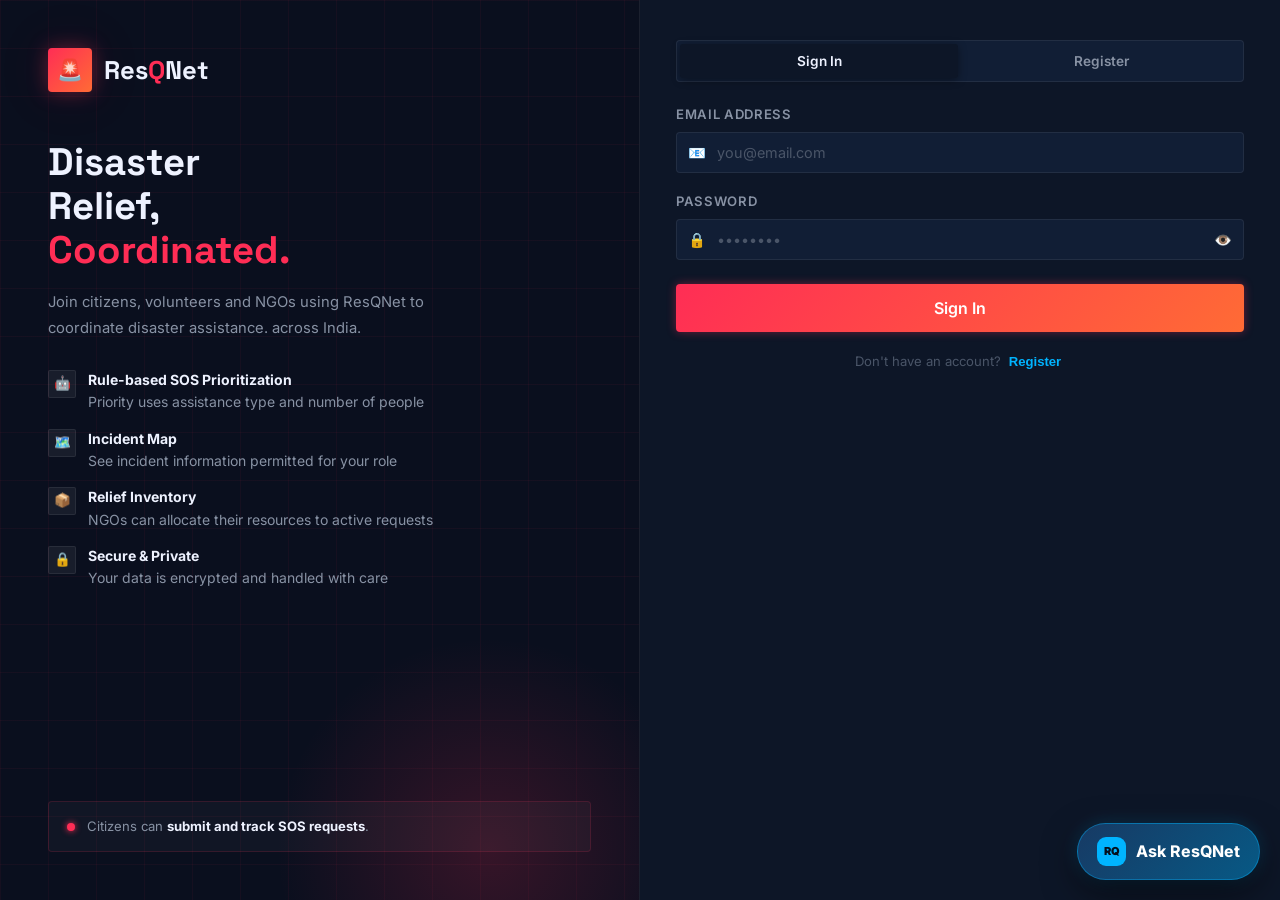
<file: frontend/auth.html>
<!DOCTYPE html>
<html lang="en">

<head>
  <meta charset="UTF-8">
  <meta name="viewport" content="width=device-width, initial-scale=1.0">
  <title>ResQNet — Sign In or Register</title>
  <meta name="description" content="Sign in or create your ResQNet account as a reporter, volunteer, NGO, or admin.">
  <link rel="stylesheet" href="css/styles.css">
  <style>
    /* Auth page full-screen */
    html,
    body {
      height: 100%;
      overflow: hidden;
    }

    .auth-page {
      display: grid;
      grid-template-columns: 1fr 1fr;
      height: 100vh;
    }

    /* ── Left Brand Panel ── */
    .auth-brand-panel {
      background: var(--bg-secondary);
      border-right: 1px solid var(--border-subtle);
      display: flex;
      flex-direction: column;
      padding: 48px;
      position: relative;
      overflow: hidden;
    }

    /* Animated grid bg */
    .auth-brand-panel::before {
      content: '';
      position: absolute;
      inset: 0;
      background-image:
        linear-gradient(rgba(255, 45, 85, 0.05) 1px, transparent 1px),
        linear-gradient(90deg, rgba(255, 45, 85, 0.05) 1px, transparent 1px);
      background-size: 48px 48px;
    }

    /* Neon orb */
    .auth-brand-panel::after {
      content: '';
      position: absolute;
      width: 500px;
      height: 500px;
      border-radius: 50%;
      background: radial-gradient(circle, rgba(255, 45, 85, 0.18) 0%, transparent 60%);
      bottom: -200px;
      right: -100px;
      pointer-events: none;
    }

    .auth-brand-content {
      position: relative;
      z-index: 1;
      display: flex;
      flex-direction: column;
      height: 100%;
    }

    .auth-logo-wrap {
      display: flex;
      align-items: center;
      gap: 12px;
      margin-bottom: 48px;
    }

    .auth-logo-icon {
      width: 44px;
      height: 44px;
      background: var(--grad-primary);
      border-radius: var(--radius-sm);
      display: flex;
      align-items: center;
      justify-content: center;
      font-size: 1.3rem;
      box-shadow: var(--glow-red);
    }

    .auth-logo-name {
      font-family: 'Space Grotesk', sans-serif;
      font-size: 1.6rem;
      font-weight: 800;
      color: var(--text-primary);
    }

    .auth-logo-name span {
      color: var(--accent-red);
    }

    .auth-hero-title {
      font-family: 'Space Grotesk', sans-serif;
      font-size: clamp(2rem, 3vw, 3rem);
      font-weight: 800;
      line-height: 1.15;
      margin-bottom: 18px;
    }

    .auth-hero-title .hl {
      color: var(--accent-red);
    }

    .auth-bullets {
      display: flex;
      flex-direction: column;
      gap: 14px;
      margin-bottom: 40px;
    }

    .auth-bullet {
      display: flex;
      align-items: flex-start;
      gap: 12px;
      font-size: 0.875rem;
      color: var(--text-secondary);
    }

    .auth-bullet-icon {
      width: 28px;
      height: 28px;
      background: var(--bg-glass-strong);
      border: 1px solid var(--border-subtle);
      border-radius: var(--radius-xs);
      display: flex;
      align-items: center;
      justify-content: center;
      font-size: 0.85rem;
      flex-shrink: 0;
      margin-top: 1px;
    }

    /* Rotating live stat */
    .auth-stat-ticker {
      margin-top: auto;
      background: var(--bg-glass);
      border: 1px solid rgba(255, 45, 85, 0.15);
      border-radius: var(--radius-sm);
      padding: 14px 18px;
      display: flex;
      align-items: center;
      gap: 12px;
    }

    .ticker-dot {
      width: 8px;
      height: 8px;
      border-radius: 50%;
      background: var(--accent-red);
      box-shadow: 0 0 6px var(--accent-red);
      animation: pulseRed 1.5s ease-in-out infinite;
      flex-shrink: 0;
    }

    .ticker-text {
      font-size: 0.82rem;
      color: var(--text-secondary);
    }

    .ticker-text strong {
      color: var(--text-primary);
    }

    /* ── Right Form Panel ── */
    .auth-form-panel {
      background: var(--bg-card);
      overflow-y: auto;
      max-height: 100vh;
      display: flex;
      flex-direction: column;
      padding: 40px 36px;
    }

    /* Role selector */
    .role-grid {
      display: grid;
      grid-template-columns: repeat(2, 1fr);
      gap: 10px;
      margin-bottom: 20px;
    }

    .role-card {
      padding: 14px 12px;
      border: 2px solid var(--border-subtle);
      border-radius: var(--radius-sm);
      cursor: pointer;
      transition: var(--transition);
      text-align: center;
      background: var(--bg-card-2);
      position: relative;
    }

    .role-card:hover {
      border-color: rgba(255, 45, 85, 0.3);
      background: rgba(255, 45, 85, 0.04);
    }

    .role-card.selected {
      border-color: var(--accent-red);
      background: rgba(255, 45, 85, 0.08);
    }

    .role-card.selected::after {
      content: '✓';
      position: absolute;
      top: 6px;
      right: 8px;
      font-size: 0.65rem;
      color: var(--accent-red);
      font-weight: 700;
    }

    .role-card-icon {
      font-size: 1.6rem;
      margin-bottom: 6px;
    }

    .role-card-label {
      font-size: 0.78rem;
      font-weight: 700;
      color: var(--text-primary);
    }

    .role-card-desc {
      font-size: 0.67rem;
      color: var(--text-muted);
      margin-top: 2px;
    }

    /* Auth tabs */
    .auth-tabs {
      display: flex;
      gap: 4px;
      background: var(--bg-card-2);
      border: 1px solid var(--border-subtle);
      border-radius: var(--radius-sm);
      padding: 3px;
      margin-bottom: 22px;
    }

    .auth-tab-btn {
      flex: 1;
      padding: 9px;
      border: none;
      border-radius: 3px;
      background: transparent;
      color: var(--text-secondary);
      font-size: 0.85rem;
      font-weight: 600;
      cursor: pointer;
      transition: var(--transition-sm);
      font-family: 'Inter', sans-serif;
    }

    .auth-tab-btn.active {
      background: var(--bg-card);
      color: var(--text-primary);
      box-shadow: var(--shadow-sm);
    }

    /* Conditional extras */
    #volunteer-extras,
    #ngo-extras,
    #admin-extras {
      display: none;
    }

    #volunteer-extras.show,
    #ngo-extras.show,
    #admin-extras.show {
      display: block;
    }

    /* Skill chips in register */
    #skills-grid.skills-grid {
      margin-bottom: 4px;
    }

    @media (max-width: 900px) {

      html,
      body {
        overflow: auto;
      }

      .auth-page {
        grid-template-columns: 1fr;
      }

      .auth-brand-panel {
        min-height: 280px;
        padding: 28px 24px;
      }

      .auth-brand-panel::before,
      .auth-brand-panel::after {
        display: none;
      }

      .auth-bullets {
        display: none;
      }

      .auth-stat-ticker {
        display: none;
      }

      .auth-form-panel {
        padding: 28px 24px;
      }
    }
  </style>
</head>

<body>

  <div class="auth-page">

    <!-- ── LEFT: Brand Panel ── -->
    <div class="auth-brand-panel">
      <div class="auth-brand-content">
        <a href="index.html" class="auth-logo-wrap" style="text-decoration:none">
          <div class="auth-logo-icon">🚨</div>
          <span class="auth-logo-name">Res<span>Q</span>Net</span>
        </a>

        <h1 class="auth-hero-title">
          Disaster<br>Relief,<br><span class="hl">Coordinated.</span>
        </h1>

        <p style="color:var(--text-secondary);font-size:0.925rem;line-height:1.7;max-width:380px;margin-bottom:28px">
          Join citizens, volunteers and NGOs using ResQNet to coordinate disaster assistance.
          across India.
        </p>

        <div class="auth-bullets">
          <div class="auth-bullet">
            <div class="auth-bullet-icon">🤖</div>
            <div><strong style="color:var(--text-primary)">Rule-based SOS Prioritization</strong><br>Priority uses
              assistance type and number of people</div>
          </div>
          <div class="auth-bullet">
            <div class="auth-bullet-icon">🗺️</div>
            <div><strong style="color:var(--text-primary)">Incident Map</strong><br>See incident information permitted for your role</div>
          </div>
          <div class="auth-bullet">
            <div class="auth-bullet-icon">📦</div>
            <div><strong style="color:var(--text-primary)">Relief Inventory</strong><br>NGOs can allocate their resources to active requests</div>
          </div>
          <div class="auth-bullet">
            <div class="auth-bullet-icon">🔒</div>
            <div><strong style="color:var(--text-primary)">Secure &amp; Private</strong><br>Your data is encrypted and
              handled with care</div>
          </div>
        </div>

        <!-- Live stat ticker -->
        <div class="auth-stat-ticker">
          <div class="ticker-dot"></div>
          <div class="ticker-text" id="auth-ticker">
            Citizens can <strong>submit and track SOS requests</strong>.
          </div>
        </div>
      </div>
    </div>

    <!-- ── RIGHT: Form Panel ── -->
    <div class="auth-form-panel" id="auth-form-panel">

      <!-- Auth Tabs -->
      <div class="auth-tabs" id="auth-tabs">
        <button class="auth-tab-btn active" id="tab-login" onclick="switchAuthTab('login')">Sign In</button>
        <button class="auth-tab-btn" id="tab-register" onclick="switchAuthTab('register')">Register</button>
      </div>

      <!-- Alert area -->
      <div id="auth-alert" class="resq-alert danger" style="display:none;margin-bottom:14px"></div>

      <!-- ── LOGIN FORM ── -->
      <div id="login-form-wrap">
        <form id="login-form">
          <div class="resq-form-group">
            <label class="resq-label">Email Address</label>
            <div class="input-with-icon">
              <span class="input-icon">📧</span>
              <input type="email" class="resq-input" id="login-email" placeholder="you@email.com" required
                autocomplete="email">
            </div>
          </div>
          <div class="resq-form-group">
            <label class="resq-label">Password</label>
            <div class="input-with-icon">
              <span class="input-icon">🔒</span>
              <input type="password" class="resq-input" id="login-password" placeholder="••••••••" required
                autocomplete="current-password">
              <span class="input-toggle" onclick="togglePassword('login-password', this)">👁️</span>
            </div>
          </div>
          <button type="submit" class="btn btn-primary w-100 btn-lg" id="login-btn"
            style="justify-content:center;margin-top:6px">
            Sign In
          </button>
        </form>
        <div style="text-align:center;margin-top:16px">
          <span style="color:var(--text-muted);font-size:0.82rem">Don't have an account?</span>
          <button onclick="switchAuthTab('register')"
            style="background:none;border:none;color:var(--accent-blue);font-size:0.82rem;cursor:pointer;font-weight:600;padding:0 4px">Register</button>
        </div>
      </div>

      <!-- ── REGISTER FORM ── -->
      <div id="register-form-wrap" style="display:none">
        <!-- Role Selector -->
        <div style="margin-bottom:22px" id="role-selector-wrap">
          <div class="label-upper mb-12">I am a...</div>
          <div class="role-grid">
            <div class="role-card selected" id="role-reporter" onclick="selectRole('reporter')">
              <div class="role-card-icon">👤</div>
              <div class="role-card-label">Reporter</div>
              <div class="role-card-desc">Need help</div>
            </div>
            <div class="role-card" id="role-volunteer" onclick="selectRole('volunteer')">
              <div class="role-card-icon">🤝</div>
              <div class="role-card-label">Volunteer</div>
              <div class="role-card-desc">Help out</div>
            </div>
            <div class="role-card" id="role-ngo" onclick="selectRole('ngo')">
              <div class="role-card-icon">🏢</div>
              <div class="role-card-label">NGO</div>
              <div class="role-card-desc">Organization</div>
            </div>
            <div class="role-card" id="role-admin" onclick="selectRole('admin')">
              <div class="role-card-icon">🛡️</div>
              <div class="role-card-label">Admin</div>
              <div class="role-card-desc">System admin</div>
            </div>
          </div>
        </div>

        <form id="register-form">
          <div class="resq-form-group">
            <label class="resq-label">Full Name *</label>
            <div class="input-with-icon">
              <span class="input-icon">👤</span>
              <input type="text" class="resq-input" id="reg-name" placeholder="Your full name" required>
            </div>
          </div>
          <div style="display:grid;grid-template-columns:1fr 1fr;gap:12px">
            <div class="resq-form-group">
              <label class="resq-label">Phone Number</label>
              <div class="input-with-icon">
                <span class="input-icon">📞</span>
                <input type="tel" class="resq-input" id="reg-phone" placeholder="+91...">
              </div>
            </div>
            <div class="resq-form-group">
              <label class="resq-label">Email Address *</label>
              <div class="input-with-icon">
                <span class="input-icon">📧</span>
                <input type="email" class="resq-input" id="reg-email" placeholder="you@email.com" required>
              </div>
            </div>
          </div>
          <div class="resq-form-group">
            <label class="resq-label">Password *</label>
            <div class="input-with-icon">
              <span class="input-icon">🔒</span>
              <input type="password" class="resq-input" id="reg-password" placeholder="Min. 6 characters" required>
              <span class="input-toggle" onclick="togglePassword('reg-password', this)">👁️</span>
            </div>
            <div class="password-strength">
              <div class="strength-bar">
                <div class="strength-segment" id="str-1"></div>
                <div class="strength-segment" id="str-2"></div>
                <div class="strength-segment" id="str-3"></div>
                <div class="strength-segment" id="str-4"></div>
              </div>
              <div class="strength-text" id="strength-text">Enter a password</div>
            </div>
          </div>
          <div class="resq-form-group">
            <label class="resq-label">Confirm Password *</label>
            <div class="input-with-icon">
              <span class="input-icon">🔒</span>
              <input type="password" class="resq-input" id="reg-confirm" placeholder="Repeat password" required>
              <span class="input-toggle" onclick="togglePassword('reg-confirm', this)">👁️</span>
            </div>
          </div>

          <!-- ── Volunteer Extras ── -->
          <div id="volunteer-extras">
            <div class="resq-divider"></div>
            <div class="label-upper mb-12">Volunteer Details</div>
            <div class="resq-form-group">
              <label class="resq-label">Skills &amp; Expertise</label>
              <div id="skills-grid" class="skills-grid mb-8">
                <div class="skill-chip" data-skill="First Aid">🩺 First Aid</div>
                <div class="skill-chip" data-skill="Search &amp; Rescue">🔍 Search &amp; Rescue</div>
                <div class="skill-chip" data-skill="Medical">💊 Medical</div>
                <div class="skill-chip" data-skill="Logistics">🚛 Logistics</div>
                <div class="skill-chip" data-skill="Communication">📡 Communication</div>
                <div class="skill-chip" data-skill="Counseling">💬 Counseling</div>
                <div class="skill-chip" data-skill="Driving">🚗 Driving</div>
                <div class="skill-chip" data-skill="Tech">💻 Tech</div>
              </div>
              <input type="hidden" id="reg-skills">
            </div>
            <div class="resq-form-group">
              <label class="resq-label">Availability</label>
              <select class="resq-select" id="reg-availability">
                <option value="available">🟢 Available Now</option>
                <option value="weekends">📅 Weekends Only</option>
                <option value="on-call">📞 On-Call</option>
                <option value="unavailable">🔴 Unavailable</option>
              </select>
            </div>
          </div>

          <!-- ── NGO Extras ── -->
          <div id="ngo-extras">
            <div class="resq-divider"></div>
            <div class="label-upper mb-12">Organization Details</div>
            <div class="resq-form-group">
              <label class="resq-label">Organization Name *</label>
              <div class="input-with-icon">
                <span class="input-icon">🏢</span>
                <input type="text" class="resq-input" id="reg-org-name" placeholder="e.g. Hyderabad Relief Foundation">
              </div>
            </div>
            <div class="resq-form-group">
              <label class="resq-label">Registration Number</label>
              <input type="text" class="resq-input" id="reg-reg-number" placeholder="NGO/FCRA registration number">
            </div>
          </div>

          <!-- ── Admin Extras ── -->
          <div id="admin-extras">
            <div class="resq-divider"></div>
            <div class="resq-alert warning mb-14" style="font-size:0.78rem">
              🔒 Admin registration requires a secret code issued by ResQNet HQ.
            </div>
            <div class="resq-form-group">
              <label class="resq-label">Admin Secret Code *</label>
              <div class="input-with-icon">
                <span class="input-icon">🛡️</span>
                <input type="password" class="resq-input" id="admin-secret-code" placeholder="Enter admin code">
              </div>
            </div>
          </div>

          <button type="submit" class="btn btn-primary w-100 btn-lg" id="register-btn"
            style="justify-content:center;margin-top:6px">
            Create Account
          </button>
        </form>
        <div style="text-align:center;margin-top:14px">
          <span style="color:var(--text-muted);font-size:0.82rem">Already have an account?</span>
          <button onclick="switchAuthTab('login')"
            style="background:none;border:none;color:var(--accent-blue);font-size:0.82rem;cursor:pointer;font-weight:600;padding:0 4px">Sign
            In</button>
        </div>
      </div>

    </div><!-- /auth-form-panel -->
  </div><!-- /auth-page -->

  <div id="toast-container"></div>

  <script src="js/api.js"></script>
  <script src="js/main.js"></script>
  <script src="js/auth.js?v=role-state-20261020"></script>
  <script>
    /* ── Tab Switcher ── */
    function switchAuthTab(tab) {
      const isLogin = tab === 'login';
      document.getElementById('tab-login').classList.toggle('active', isLogin);
      document.getElementById('tab-register').classList.toggle('active', !isLogin);
      document.getElementById('login-form-wrap').style.display = isLogin ? 'block' : 'none';
      document.getElementById('register-form-wrap').style.display = isLogin ? 'none' : 'block';
      document.getElementById('auth-alert').style.display = 'none';
    }

    /* ── Role Selector ── */
    let currentRole = 'reporter';
    function selectRole(role) {
      document.querySelectorAll('.role-card').forEach(c => c.classList.remove('selected'));
      document.getElementById('role-' + role).classList.add('selected');
      currentRole = role;

      document.getElementById('volunteer-extras').classList.toggle('show', role === 'volunteer');
      document.getElementById('ngo-extras').classList.toggle('show', role === 'ngo');
      document.getElementById('admin-extras').classList.toggle('show', role === 'admin');

      // Expose globally for auth.js
      window.selectedRole = role;
    }
    window.selectedRole = 'reporter';

    /* ── Password Visibility Toggle ── */
    function togglePassword(inputId, icon) {
      const input = document.getElementById(inputId);
      if (input.type === 'password') { input.type = 'text'; icon.textContent = '🙈'; }
      else { input.type = 'password'; icon.textContent = '👁️'; }
    }

    /* ── Feature ticker (no invented operational counts) ── */
    const TICKERS = [
      'Citizens can <strong>submit and track SOS requests</strong>.',
      'Volunteers can <strong>accept and update assigned requests</strong>.',
      'NGOs can <strong>manage and allocate relief resources</strong>.',
      'Admins review private proof before <strong>marking a rescue complete</strong>.',
      'Community reports and historical flood candidates are <strong>unverified</strong>.',
    ];
    let tickerIdx = 0;
    setInterval(() => {
      tickerIdx = (tickerIdx + 1) % TICKERS.length;
      document.getElementById('auth-ticker').innerHTML = TICKERS[tickerIdx];
    }, 4000);
  </script>
</body>

</html>
</file>
<file: frontend/css/styles.css>
/* ============================================================
   ResQNet — Unified Design System v2.0
   Mission Control · Emergency Operations Aesthetic
   ============================================================ */

@import url('https://fonts.googleapis.com/css2?family=Inter:wght@300;400;500;600;700;800;900&family=Space+Grotesk:wght@400;500;600;700;800&display=swap');

/* ── CSS Custom Properties ── */
:root {
  /* Backgrounds */
  --bg-primary:     #050b14;
  --bg-secondary:   #0a0f1e;
  --bg-card:        #0d1627;
  --bg-card-2:      #111e35;
  --bg-card-hover:  #152040;
  --bg-glass:       rgba(255,255,255,0.03);
  --bg-glass-strong: rgba(255,255,255,0.06);

  /* Accent Colors */
  --accent-red:     #ff2d55;
  --accent-blue:    #00b4ff;
  --accent-amber:   #ffb800;
  --accent-green:   #00e676;
  --accent-purple:  #b44dff;

  /* Semantic Aliases */
  --primary:        var(--accent-red);
  --info:           var(--accent-blue);
  --warning:        var(--accent-amber);
  --success:        var(--accent-green);
  --danger:         var(--accent-red);

  /* Text */
  --text-primary:   #eef2ff;
  --text-secondary: #8892a4;
  --text-muted:     #4a5568;

  /* Borders */
  --border-subtle:  rgba(255,255,255,0.07);
  --border-accent:  rgba(255,45,85,0.3);
  --border-blue:    rgba(0,180,255,0.3);

  /* Glows */
  --glow-red:       0 0 20px rgba(255,45,85,0.35), 0 0 60px rgba(255,45,85,0.1);
  --glow-blue:      0 0 20px rgba(0,180,255,0.35), 0 0 60px rgba(0,180,255,0.1);
  --glow-amber:     0 0 20px rgba(255,184,0,0.35), 0 0 60px rgba(255,184,0,0.1);
  --glow-green:     0 0 20px rgba(0,230,118,0.35), 0 0 60px rgba(0,230,118,0.1);
  --glow-red-sm:    0 0 10px rgba(255,45,85,0.4);
  --glow-blue-sm:   0 0 10px rgba(0,180,255,0.4);

  /* Shadows */
  --shadow-sm:   0 2px 8px rgba(0,0,0,0.4);
  --shadow:      0 8px 32px rgba(0,0,0,0.5);
  --shadow-lg:   0 20px 60px rgba(0,0,0,0.6);

  /* Radius — sharp corners per spec (max 4px on buttons) */
  --radius-xs:  2px;
  --radius-sm:  4px;
  --radius:     8px;
  --radius-lg:  12px;
  --radius-xl:  16px;

  /* Layout */
  --sidebar-width: 248px;
  --topbar-h:      64px;

  /* Transitions */
  --transition:    0.25s cubic-bezier(0.4,0,0.2,1);
  --transition-sm: 0.15s ease;
  --transition-lg: 0.4s cubic-bezier(0.4,0,0.2,1);

  /* Priority Colors */
  --priority-high:   var(--accent-red);
  --priority-medium: var(--accent-amber);
  --priority-low:    var(--accent-green);

  /* Gradients */
  --grad-primary: linear-gradient(135deg, #ff2d55 0%, #ff6b35 100%);
  --grad-blue:    linear-gradient(135deg, #00b4ff 0%, #0070ff 100%);
  --grad-success: linear-gradient(135deg, #00e676 0%, #00b248 100%);
  --grad-warning: linear-gradient(135deg, #ffb800 0%, #ff8c00 100%);
  --grad-danger:  linear-gradient(135deg, #ff2d55 0%, #c0152b 100%);
  --grad-hero:    linear-gradient(135deg, #050b14 0%, #0a0f1e 50%, #050b14 100%);
}

/* ── Reset & Base ── */
*, *::before, *::after { box-sizing: border-box; margin: 0; padding: 0; }

html { scroll-behavior: smooth; font-size: 16px; -webkit-text-size-adjust: 100%; }

body {
  font-family: 'Inter', -apple-system, BlinkMacSystemFont, sans-serif;
  background: var(--bg-primary);
  color: var(--text-primary);
  min-height: 100vh;
  overflow-x: hidden;
  line-height: 1.6;
  /* Subtle scanline texture */
  background-image:
    repeating-linear-gradient(
      0deg,
      transparent,
      transparent 2px,
      rgba(255,255,255,0.005) 2px,
      rgba(255,255,255,0.005) 4px
    );
}

/* ── Scrollbar ── */
::-webkit-scrollbar { width: 5px; height: 5px; }
::-webkit-scrollbar-track { background: var(--bg-primary); }
::-webkit-scrollbar-thumb { background: rgba(255,45,85,0.4); border-radius: 2px; }
::-webkit-scrollbar-thumb:hover { background: var(--accent-red); }

/* ── Typography ── */
h1,h2,h3,h4,h5,h6 {
  font-family: 'Space Grotesk', sans-serif;
  font-weight: 700;
  color: var(--text-primary);
  line-height: 1.2;
}

.display-1 { font-size: clamp(2.8rem, 6vw, 5rem); font-weight: 900; letter-spacing: -0.03em; line-height: 1.05; }
.display-2 { font-size: clamp(2rem, 4vw, 3.5rem); font-weight: 800; letter-spacing: -0.02em; }
.section-title { font-size: clamp(1.8rem, 3vw, 2.8rem); font-weight: 700; }
.label-upper { font-size: 0.72rem; font-weight: 700; text-transform: uppercase; letter-spacing: 0.1em; color: var(--text-muted); }

.gradient-text {
  background: var(--grad-primary);
  -webkit-background-clip: text;
  -webkit-text-fill-color: transparent;
  background-clip: text;
}

.gradient-text-blue {
  background: var(--grad-blue);
  -webkit-background-clip: text;
  -webkit-text-fill-color: transparent;
  background-clip: text;
}

/* ── Layout Utilities ── */
.container {
  max-width: 1280px;
  margin: 0 auto;
  padding: 0 24px;
}

.container-sm {
  max-width: 960px;
  margin: 0 auto;
  padding: 0 24px;
}

.flex { display: flex; }
.flex-col { display: flex; flex-direction: column; }
.items-center { align-items: center; }
.items-start { align-items: flex-start; }
.justify-between { justify-content: space-between; }
.justify-center { justify-content: center; }
.flex-1 { flex: 1; }
.flex-wrap { flex-wrap: wrap; }
.gap-4 { gap: 4px; }
.gap-8 { gap: 8px; }
.gap-12 { gap: 12px; }
.gap-16 { gap: 16px; }
.gap-20 { gap: 20px; }
.gap-24 { gap: 24px; }
.gap-32 { gap: 32px; }

.grid-2 { display: grid; grid-template-columns: 1fr 1fr; gap: 20px; }
.grid-3 { display: grid; grid-template-columns: repeat(3, 1fr); gap: 20px; }
.grid-4 { display: grid; grid-template-columns: repeat(4, 1fr); gap: 20px; }
.grid-auto { display: grid; grid-template-columns: repeat(auto-fit, minmax(160px, 1fr)); gap: 16px; }

.section { padding: 80px 0; }
.section-sm { padding: 50px 0; }
.mb-4  { margin-bottom: 4px; }
.mb-8  { margin-bottom: 8px; }
.mb-12 { margin-bottom: 12px; }
.mb-16 { margin-bottom: 16px; }
.mb-20 { margin-bottom: 20px; }
.mb-24 { margin-bottom: 24px; }
.mb-32 { margin-bottom: 32px; }
.mt-16 { margin-top: 16px; }
.mt-20 { margin-top: 20px; }
.mt-24 { margin-top: 24px; }
.w-100 { width: 100%; }
.text-center { text-align: center; }
.hidden { display: none !important; }

/* ── Navbar ── */
.resq-navbar {
  position: fixed;
  top: 0; left: 0; right: 0;
  z-index: 1000;
  height: var(--topbar-h);
  background: rgba(5,11,20,0.88);
  backdrop-filter: blur(20px);
  -webkit-backdrop-filter: blur(20px);
  border-bottom: 1px solid var(--border-subtle);
  display: flex;
  align-items: center;
  padding: 0 32px;
  gap: 32px;
  transition: var(--transition);
}
.resq-navbar.scrolled {
  background: rgba(5,11,20,0.98);
  box-shadow: 0 4px 30px rgba(0,0,0,0.5);
}

.nav-brand {
  display: flex;
  align-items: center;
  gap: 10px;
  text-decoration: none;
  flex-shrink: 0;
}
.nav-brand-icon {
  width: 36px; height: 36px;
  background: var(--grad-primary);
  border-radius: var(--radius-sm);
  display: flex; align-items: center; justify-content: center;
  font-size: 1rem;
  box-shadow: var(--glow-red-sm);
}
.nav-brand-name {
  font-family: 'Space Grotesk', sans-serif;
  font-weight: 800;
  font-size: 1.3rem;
  color: var(--text-primary);
}
.nav-brand-name span { color: var(--accent-red); }

.nav-links {
  display: flex;
  align-items: center;
  gap: 4px;
  list-style: none;
  margin-left: auto;
}
.nav-links a {
  color: var(--text-secondary);
  text-decoration: none;
  font-size: 0.875rem;
  font-weight: 500;
  padding: 8px 14px;
  border-radius: var(--radius-sm);
  transition: var(--transition-sm);
}
.nav-links a:hover { color: var(--text-primary); background: var(--bg-glass-strong); }
.nav-links a.active { color: var(--accent-red); }

.nav-actions { display: flex; align-items: center; gap: 10px; margin-left: 16px; }

/* Mobile nav toggle */
.nav-toggle {
  display: none;
  background: none;
  border: 1px solid var(--border-subtle);
  color: var(--text-secondary);
  padding: 8px 12px;
  border-radius: var(--radius-sm);
  cursor: pointer;
  font-size: 1rem;
  margin-left: auto;
}
.nav-mobile-menu {
  display: none;
  position: fixed;
  top: var(--topbar-h);
  left: 0; right: 0;
  background: rgba(5,11,20,0.98);
  backdrop-filter: blur(20px);
  border-bottom: 1px solid var(--border-subtle);
  padding: 16px;
  flex-direction: column;
  gap: 4px;
  z-index: 999;
}
.nav-mobile-menu.open { display: flex; }
.nav-mobile-menu a {
  color: var(--text-secondary);
  text-decoration: none;
  font-size: 0.9rem;
  padding: 10px 14px;
  border-radius: var(--radius-sm);
}
.nav-mobile-menu a:hover { background: var(--bg-glass-strong); color: var(--text-primary); }

/* ── Buttons ── */
.btn {
  display: inline-flex;
  align-items: center;
  justify-content: center;
  gap: 8px;
  font-family: 'Inter', sans-serif;
  font-weight: 600;
  font-size: 0.9rem;
  padding: 11px 22px;
  border-radius: var(--radius-sm); /* max 4px per spec */
  border: none;
  cursor: pointer;
  text-decoration: none;
  transition: var(--transition);
  position: relative;
  overflow: hidden;
  white-space: nowrap;
}

.btn-primary {
  background: var(--grad-primary);
  color: #fff;
  box-shadow: var(--glow-red-sm);
}
.btn-primary:hover {
  transform: translateY(-2px);
  box-shadow: var(--glow-red);
  color: #fff;
}
.btn-primary:active { transform: translateY(0); }

.btn-blue {
  background: var(--grad-blue);
  color: #fff;
  box-shadow: var(--glow-blue-sm);
}
.btn-blue:hover {
  transform: translateY(-2px);
  box-shadow: var(--glow-blue);
  color: #fff;
}

.btn-outline {
  background: transparent;
  border: 1px solid var(--border-subtle);
  color: var(--text-secondary);
}
.btn-outline:hover {
  border-color: var(--accent-red);
  color: var(--accent-red);
  background: rgba(255,45,85,0.06);
}

.btn-outline-blue {
  background: transparent;
  border: 1px solid var(--border-blue);
  color: var(--accent-blue);
}
.btn-outline-blue:hover {
  background: rgba(0,180,255,0.08);
  box-shadow: var(--glow-blue-sm);
}

.btn-ghost {
  background: var(--bg-glass);
  border: 1px solid var(--border-subtle);
  color: var(--text-secondary);
}
.btn-ghost:hover { background: var(--bg-glass-strong); color: var(--text-primary); }

.btn-danger {
  background: rgba(255,45,85,0.12);
  border: 1px solid rgba(255,45,85,0.3);
  color: var(--accent-red);
}
.btn-danger:hover { background: rgba(255,45,85,0.2); box-shadow: var(--glow-red-sm); }

.btn-success {
  background: rgba(0,230,118,0.12);
  border: 1px solid rgba(0,230,118,0.3);
  color: var(--accent-green);
}
.btn-success:hover { background: rgba(0,230,118,0.2); }

.btn-sm { padding: 7px 14px; font-size: 0.8rem; }
.btn-lg { padding: 14px 32px; font-size: 1rem; }
.btn-xl { padding: 16px 40px; font-size: 1.05rem; }

/* Old aliases — keeps JS references working */
.btn-resq-primary { display: inline-flex; align-items: center; gap: 8px; font-weight: 600; font-size: 0.9rem; padding: 11px 22px; border-radius: var(--radius-sm); border: none; cursor: pointer; text-decoration: none; transition: var(--transition); background: var(--grad-primary); color: #fff; box-shadow: var(--glow-red-sm); }
.btn-resq-primary:hover { transform: translateY(-2px); box-shadow: var(--glow-red); color: #fff; }
.btn-resq-outline { display: inline-flex; align-items: center; gap: 8px; font-weight: 600; font-size: 0.9rem; padding: 10px 20px; border-radius: var(--radius-sm); cursor: pointer; text-decoration: none; transition: var(--transition); background: transparent; border: 1px solid var(--accent-red); color: var(--accent-red); }
.btn-resq-outline:hover { background: rgba(255,45,85,0.1); transform: translateY(-2px); }
.btn-resq-secondary { display: inline-flex; align-items: center; gap: 8px; font-weight: 600; font-size: 0.9rem; padding: 11px 22px; border-radius: var(--radius-sm); cursor: pointer; text-decoration: none; transition: var(--transition); background: var(--bg-card-2); border: 1px solid var(--border-subtle); color: var(--text-secondary); }
.btn-resq-secondary:hover { border-color: var(--accent-red); color: var(--accent-red); background: rgba(255,45,85,0.06); }

/* ── Cards ── */
.card {
  background: var(--bg-card);
  border: 1px solid var(--border-subtle);
  border-radius: var(--radius-lg);
  padding: 24px;
  transition: var(--transition);
  position: relative;
  overflow: hidden;
}
.card::before {
  content: '';
  position: absolute; top: 0; left: 0; right: 0; bottom: 0;
  background: linear-gradient(135deg, rgba(255,255,255,0.02) 0%, transparent 60%);
  pointer-events: none;
}
.card:hover { border-color: rgba(255,45,85,0.2); transform: translateY(-2px); box-shadow: var(--shadow); }

/* Old alias */
.resq-card {
  background: var(--bg-card);
  border: 1px solid var(--border-subtle);
  border-radius: var(--radius-lg);
  padding: 24px;
  transition: var(--transition);
  position: relative;
  overflow: hidden;
}
.resq-card::before {
  content: '';
  position: absolute; top: 0; left: 0; right: 0; height: 2px;
  background: var(--grad-primary);
  transform: scaleX(0);
  transition: var(--transition);
}
.resq-card:hover { border-color: rgba(255,45,85,0.2); box-shadow: var(--shadow); transform: translateY(-2px); }
.resq-card:hover::before { transform: scaleX(1); }

.glass-card {
  background: var(--bg-glass);
  backdrop-filter: blur(12px);
  -webkit-backdrop-filter: blur(12px);
  border: 1px solid var(--border-subtle);
  border-radius: var(--radius-lg);
  padding: 24px;
}

/* ── Stat Cards ── */
.stat-card {
  background: var(--bg-card);
  border: 1px solid var(--border-subtle);
  border-radius: var(--radius-lg);
  padding: 20px 22px;
  display: flex;
  align-items: flex-start;
  gap: 16px;
  transition: var(--transition);
  position: relative;
  overflow: hidden;
  height: 100%;
  flex-direction: column;
  justify-content: center;
}
.stat-card::after {
  content: '';
  position: absolute;
  width: 80px; height: 80px;
  border-radius: 50%;
  right: -16px; bottom: -16px;
  opacity: 0.07;
}
.stat-card.primary { border-left: 3px solid var(--accent-red); }
.stat-card.primary::after { background: var(--accent-red); }
.stat-card.danger { border-left: 3px solid var(--accent-red); }
.stat-card.danger::after { background: var(--accent-red); }
.stat-card.success { border-left: 3px solid var(--accent-green); }
.stat-card.success::after { background: var(--accent-green); }
.stat-card.warning { border-left: 3px solid var(--accent-amber); }
.stat-card.warning::after { background: var(--accent-amber); }
.stat-card.info { border-left: 3px solid var(--accent-blue); }
.stat-card.info::after { background: var(--accent-blue); }
.stat-card.ngo { border-left: 3px solid var(--accent-green); }
.stat-card.ngo::after { background: var(--accent-green); }
.stat-card:hover { transform: translateY(-3px); box-shadow: var(--shadow); }

.stat-icon {
  width: 52px; height: 52px;
  border-radius: var(--radius);
  display: flex; align-items: center; justify-content: center;
  font-size: 1.4rem;
  flex-shrink: 0;
}
.stat-icon.primary, .stat-icon.danger { background: rgba(255,45,85,0.12); color: var(--accent-red); }
.stat-icon.success, .stat-icon.ngo   { background: rgba(0,230,118,0.12); color: var(--accent-green); }
.stat-icon.warning  { background: rgba(255,184,0,0.12); color: var(--accent-amber); }
.stat-icon.info     { background: rgba(0,180,255,0.12); color: var(--accent-blue); }

.stat-value { font-size: 1.9rem; font-weight: 800; font-family: 'Space Grotesk', sans-serif; color: var(--text-primary); line-height: 1; }
.stat-label { font-size: 0.8rem; color: var(--text-secondary); margin-top: 4px; }
.stat-change { font-size: 0.74rem; font-weight: 600; margin-top: 6px; }
.stat-change.up   { color: var(--accent-green); }
.stat-change.down { color: var(--accent-red); }

/* ── Badges ── */
.badge {
  display: inline-flex; align-items: center; gap: 5px;
  padding: 3px 10px;
  border-radius: 3px;
  font-size: 0.72rem;
  font-weight: 700;
  text-transform: uppercase;
  letter-spacing: 0.04em;
}
.badge-high    { background: rgba(255,45,85,0.12);  color: var(--accent-red);   border: 1px solid rgba(255,45,85,0.25); }
.badge-medium  { background: rgba(255,184,0,0.12);  color: var(--accent-amber); border: 1px solid rgba(255,184,0,0.25); }
.badge-low     { background: rgba(0,230,118,0.12);  color: var(--accent-green); border: 1px solid rgba(0,230,118,0.25); }
.badge-pending { background: rgba(255,184,0,0.12);  color: var(--accent-amber); border: 1px solid rgba(255,184,0,0.25); }
.badge-completed { background: rgba(0,230,118,0.12); color: var(--accent-green); border: 1px solid rgba(0,230,118,0.25); }
.badge-duplicate { background: rgba(74,85,104,0.2); color: var(--text-muted);   border: 1px solid rgba(74,85,104,0.3); }
.badge-info    { background: rgba(0,180,255,0.12);  color: var(--accent-blue);  border: 1px solid rgba(0,180,255,0.25); }
.badge-live {
  background: rgba(255,45,85,0.1); color: var(--accent-red);
  border: 1px solid rgba(255,45,85,0.2);
  display: inline-flex; align-items: center; gap: 6px;
  padding: 4px 12px; border-radius: 3px; font-size: 0.75rem; font-weight: 700;
}
.badge-live::before {
  content: '';
  width: 6px; height: 6px; border-radius: 50%;
  background: var(--accent-red);
  box-shadow: 0 0 6px var(--accent-red);
  animation: pulseRed 1.5s ease-in-out infinite;
}

/* ── Forms ── */
.resq-form-group { margin-bottom: 18px; }
.resq-label {
  display: block;
  color: var(--text-secondary);
  font-size: 0.82rem;
  font-weight: 600;
  margin-bottom: 7px;
  text-transform: uppercase;
  letter-spacing: 0.05em;
}
.resq-input, .resq-select, .resq-textarea {
  width: 100%;
  background: var(--bg-card-2);
  border: 1px solid var(--border-subtle);
  border-radius: var(--radius-sm);
  color: var(--text-primary);
  padding: 11px 14px;
  font-family: 'Inter', sans-serif;
  font-size: 0.9rem;
  transition: var(--transition-sm);
  outline: none;
  -webkit-appearance: none;
  appearance: none;
}
.resq-input::placeholder, .resq-textarea::placeholder { color: var(--text-muted); }
.resq-input:focus, .resq-select:focus, .resq-textarea:focus {
  border-color: var(--accent-blue);
  box-shadow: 0 0 0 3px rgba(0,180,255,0.1);
  background: var(--bg-card);
}
.resq-input.error { border-color: var(--accent-red); }
.resq-input.valid { border-color: var(--accent-green); }
.resq-select { cursor: pointer; }
.resq-select option { background: var(--bg-card); color: var(--text-primary); }
.resq-textarea { resize: vertical; min-height: 100px; line-height: 1.6; }

.input-with-icon { position: relative; }
.input-with-icon .input-icon {
  position: absolute; left: 12px; top: 50%;
  transform: translateY(-50%);
  color: var(--text-muted); font-size: 0.9rem; pointer-events: none;
}
.input-with-icon .resq-input { padding-left: 40px; }
.input-with-icon .input-toggle {
  position: absolute; right: 12px; top: 50%;
  transform: translateY(-50%);
  cursor: pointer; color: var(--text-muted); font-size: 0.9rem;
  transition: var(--transition-sm);
}
.input-with-icon .input-toggle:hover { color: var(--text-primary); }

/* File Upload */
.file-upload-area {
  border: 2px dashed var(--border-subtle);
  border-radius: var(--radius);
  padding: 40px 20px;
  text-align: center;
  cursor: pointer;
  transition: var(--transition);
  background: var(--bg-card-2);
}
.file-upload-area:hover { border-color: var(--accent-blue); background: rgba(0,180,255,0.03); }
.file-upload-area.drag-over { border-color: var(--accent-blue); background: rgba(0,180,255,0.06); }
.file-upload-icon { font-size: 2.5rem; margin-bottom: 10px; opacity: 0.7; }
.file-upload-text { color: var(--text-secondary); font-size: 0.875rem; }
.file-upload-text span { color: var(--accent-blue); font-weight: 600; cursor: pointer; }

/* Password Strength */
.password-strength { margin-top: 8px; }
.strength-bar { display: flex; gap: 4px; }
.strength-segment { flex: 1; height: 3px; background: var(--border-subtle); border-radius: 2px; transition: background 0.3s; }
.strength-text { font-size: 0.74rem; color: var(--text-muted); margin-top: 4px; }

/* Toggle Switch */
.toggle-switch { display: flex; align-items: center; gap: 12px; cursor: pointer; }
.toggle-input { display: none; }
.toggle-label {
  width: 44px; height: 24px;
  background: var(--bg-card-2);
  border: 1px solid var(--border-subtle);
  border-radius: 12px;
  position: relative;
  cursor: pointer;
  transition: var(--transition);
}
.toggle-label::after {
  content: '';
  position: absolute;
  width: 16px; height: 16px;
  border-radius: 50%;
  background: var(--text-muted);
  top: 3px; left: 3px;
  transition: var(--transition);
}
.toggle-input:checked + .toggle-label { background: rgba(0,230,118,0.2); border-color: var(--accent-green); }
.toggle-input:checked + .toggle-label::after { background: var(--accent-green); transform: translateX(20px); box-shadow: 0 0 8px var(--accent-green); }
.toggle-text { font-size: 0.85rem; color: var(--text-secondary); }

/* ── Tables ── */
.resq-table-wrapper { overflow-x: auto; border-radius: var(--radius); }
.resq-table { width: 100%; border-collapse: collapse; }
.resq-table th {
  background: rgba(255,255,255,0.03);
  color: var(--text-muted);
  font-size: 0.72rem;
  font-weight: 700;
  text-transform: uppercase;
  letter-spacing: 0.08em;
  padding: 12px 14px;
  text-align: left;
  border-bottom: 1px solid var(--border-subtle);
  white-space: nowrap;
}
.resq-table td {
  padding: 12px 14px;
  border-bottom: 1px solid var(--border-subtle);
  color: var(--text-primary);
  font-size: 0.875rem;
  vertical-align: middle;
}
.resq-table tbody tr { transition: var(--transition-sm); }
.resq-table tbody tr:hover { background: rgba(255,255,255,0.02); }
.resq-table tbody tr:last-child td { border-bottom: none; }

/* ── Progress ── */
.resq-progress { height: 5px; background: var(--bg-card-2); border-radius: 3px; overflow: hidden; }
.resq-progress-bar { height: 100%; border-radius: 3px; background: var(--grad-primary); transition: width 0.8s cubic-bezier(0.4,0,0.2,1); }
.resq-progress-bar.blue { background: var(--grad-blue); }
.resq-progress-bar.green { background: var(--grad-success); }
.resq-progress-bar.amber { background: var(--grad-warning); }

/* ── Alerts ── */
.resq-alert {
  padding: 12px 16px;
  border-radius: var(--radius-sm);
  margin-bottom: 14px;
  display: flex; align-items: flex-start; gap: 10px;
  font-size: 0.875rem;
}
.resq-alert.success { background: rgba(0,230,118,0.08); border: 1px solid rgba(0,230,118,0.2); color: var(--accent-green); }
.resq-alert.danger  { background: rgba(255,45,85,0.08);  border: 1px solid rgba(255,45,85,0.2);  color: var(--accent-red); }
.resq-alert.warning { background: rgba(255,184,0,0.08);  border: 1px solid rgba(255,184,0,0.2);  color: var(--accent-amber); }
.resq-alert.info    { background: rgba(0,180,255,0.08);  border: 1px solid rgba(0,180,255,0.2);  color: var(--accent-blue); }

/* ── Toast Notifications ── */
#toast-container {
  position: fixed;
  top: 80px; right: 20px;
  z-index: 9999;
  display: flex; flex-direction: column; gap: 10px;
  pointer-events: none;
}
.toast-msg {
  background: var(--bg-card);
  border: 1px solid var(--border-subtle);
  border-radius: var(--radius-sm);
  padding: 13px 16px;
  min-width: 280px; max-width: 360px;
  display: flex; align-items: center; gap: 12px;
  box-shadow: var(--shadow);
  animation: slideInRight 0.3s ease forwards;
  font-size: 0.875rem;
  pointer-events: all;
}
.toast-msg.success { border-left: 3px solid var(--accent-green); }
.toast-msg.danger  { border-left: 3px solid var(--accent-red); }
.toast-msg.warning { border-left: 3px solid var(--accent-amber); }
.toast-msg.info    { border-left: 3px solid var(--accent-blue); }

/* ── Loading Spinner ── */
.resq-spinner {
  width: 36px; height: 36px;
  border: 2px solid var(--border-subtle);
  border-top-color: var(--accent-blue);
  border-radius: 50%;
  animation: spin 0.8s linear infinite;
}

/* ── Divider ── */
.resq-divider { height: 1px; background: var(--border-subtle); margin: 20px 0; }

/* ── Status Dots ── */
.status-dot {
  width: 8px; height: 8px;
  border-radius: 50%;
  display: inline-block;
  margin-right: 5px;
  flex-shrink: 0;
}
.status-dot.online   { background: var(--accent-green); box-shadow: 0 0 6px var(--accent-green); animation: pulseRed 2s infinite; }
.status-dot.offline  { background: var(--text-muted); }
.status-dot.busy     { background: var(--accent-amber); box-shadow: 0 0 6px var(--accent-amber); }
.status-dot.pending  { background: var(--accent-amber); box-shadow: 0 0 5px var(--accent-amber); }
.status-dot.active   { background: var(--accent-green); box-shadow: 0 0 5px var(--accent-green); }
.status-dot.critical { background: var(--accent-red); box-shadow: 0 0 5px var(--accent-red); animation: pulseRed 1s infinite; }

/* ── Pill Tag ── */
.pill {
  display: inline-flex; align-items: center; gap: 6px;
  padding: 4px 12px;
  border-radius: 3px;
  font-size: 0.75rem;
  font-weight: 600;
  background: var(--bg-glass-strong);
  border: 1px solid var(--border-subtle);
  color: var(--text-secondary);
}

/* ============================================================
   SIDEBAR LAYOUT
   ============================================================ */
.dashboard-page {
  display: flex;
  min-height: 100vh;
  background: var(--bg-primary);
}

.resq-sidebar {
  width: var(--sidebar-width);
  background: var(--bg-card);
  border-right: 1px solid var(--border-subtle);
  height: 100vh;
  position: fixed;
  top: 0; left: 0;
  display: flex;
  flex-direction: column;
  z-index: 100;
  transition: transform var(--transition);
}

/* Sidebar logo */
.sidebar-logo {
  padding: 18px 20px;
  display: flex; align-items: center; gap: 10px;
  border-bottom: 1px solid var(--border-subtle);
  text-decoration: none;
  flex-shrink: 0;
}
.sidebar-logo .brand-icon {
  width: 32px; height: 32px;
  background: var(--grad-primary);
  border-radius: var(--radius-sm);
  display: flex; align-items: center; justify-content: center;
  font-size: 0.9rem;
  box-shadow: var(--glow-red-sm);
}
.sidebar-logo .brand-name {
  font-family: 'Space Grotesk', sans-serif;
  font-weight: 800;
  font-size: 1.15rem;
  color: var(--text-primary);
}
.sidebar-logo .brand-name span { color: var(--accent-red); }

/* Sidebar nav */
.sidebar-nav { flex: 1; padding: 16px 10px; overflow-y: auto; }
.sidebar-section-title {
  font-size: 0.65rem;
  text-transform: uppercase;
  letter-spacing: 0.12em;
  color: var(--text-muted);
  padding: 14px 10px 6px;
  font-weight: 700;
}
.sidebar-nav-item {
  display: flex; align-items: center; gap: 10px;
  padding: 10px 12px;
  border-radius: var(--radius-sm);
  color: var(--text-secondary);
  text-decoration: none;
  font-weight: 500;
  font-size: 0.875rem;
  transition: var(--transition-sm);
  margin-bottom: 2px;
  cursor: pointer;
}
.sidebar-nav-item:hover { background: var(--bg-glass-strong); color: var(--text-primary); }
.sidebar-nav-item.active {
  background: rgba(255,45,85,0.1);
  color: var(--accent-red);
  border: 1px solid rgba(255,45,85,0.15);
}
.sidebar-nav-item .nav-icon { font-size: 1rem; width: 20px; text-align: center; flex-shrink: 0; }

/* Sidebar footer */
.sidebar-footer { padding: 14px; border-top: 1px solid var(--border-subtle); flex-shrink: 0; }
.sidebar-user {
  display: flex; align-items: center; gap: 10px;
  padding: 10px 12px;
  border-radius: var(--radius-sm);
  background: var(--bg-glass);
  border: 1px solid var(--border-subtle);
}
.sidebar-avatar {
  width: 34px; height: 34px;
  border-radius: 50%;
  background: var(--grad-primary);
  display: flex; align-items: center; justify-content: center;
  font-weight: 700; font-size: 0.85rem; color: #fff;
  flex-shrink: 0;
}
.sidebar-user-name { font-weight: 600; font-size: 0.82rem; }
.sidebar-user-role { font-size: 0.7rem; color: var(--text-muted); }

/* Dashboard content */
.dashboard-content {
  margin-left: var(--sidebar-width);
  min-height: 100vh;
  padding: 28px;
  flex: 1;
  min-width: 0;
}

.dashboard-header {
  display: flex; align-items: center; justify-content: space-between;
  margin-bottom: 26px;
  flex-wrap: wrap; gap: 12px;
}
.dashboard-title { font-size: 1.5rem; font-weight: 700; line-height: 1.2; }
.dashboard-subtitle { color: var(--text-secondary); font-size: 0.85rem; margin-top: 2px; }

/* Dashboard grids */
.stats-grid-5 { display: grid; grid-template-columns: repeat(5, 1fr); gap: 16px; }
.stats-grid-4 { display: grid; grid-template-columns: repeat(4, 1fr); gap: 16px; }
.stats-grid-3 { display: grid; grid-template-columns: repeat(3, 1fr); gap: 16px; }
.stats-grid-2 { display: grid; grid-template-columns: repeat(2, 1fr); gap: 16px; }
.dashboard-grid-main { display: grid; grid-template-columns: minmax(0, 1fr) 300px; gap: 20px; margin-top: 20px; }
.dashboard-grid-main > *, .eoc-grid > * { min-width: 0; }

/* EOC Unified Grids */
.eoc-grid { display: grid; gap: 24px; margin-bottom: 24px; }
.eoc-grid-5 { grid-template-columns: repeat(5, 1fr); }
.eoc-grid-4 { grid-template-columns: repeat(4, 1fr); }
.eoc-grid-3 { grid-template-columns: repeat(3, 1fr); }
.eoc-grid-2 { grid-template-columns: repeat(2, 1fr); }
.eoc-grid-sidebar { grid-template-columns: 1fr 2fr; } /* 1/3 and 2/3 */

.eoc-card {
  background: var(--bg-card);
  border: 1px solid var(--border-subtle);
  border-radius: var(--radius-lg);
  padding: 24px;
  display: flex;
  flex-direction: column;
  height: 100%;
}
.eoc-card > *:last-child { margin-bottom: 0; }


/* ── Sidebar Toggle (mobile) ── */
.sidebar-toggle {
  display: none;
  position: fixed;
  bottom: 20px; right: 20px;
  width: 50px; height: 50px;
  border-radius: 50%;
  background: var(--grad-primary);
  border: none;
  color: #fff;
  font-size: 1.1rem;
  cursor: pointer;
  z-index: 200;
  box-shadow: var(--glow-red-sm);
  align-items: center; justify-content: center;
}

.sidebar-overlay {
  display: none;
  position: fixed; inset: 0;
  background: rgba(0,0,0,0.7);
  z-index: 99;
  backdrop-filter: blur(4px);
}
.sidebar-overlay.visible { display: block; }

/* ============================================================
   NOTIFICATION BELL
   ============================================================ */
.notif-wrapper { position: relative; }
.notif-bell {
  width: 40px; height: 40px;
  border-radius: 50%;
  background: var(--bg-card-2);
  border: 1px solid var(--border-subtle);
  display: flex; align-items: center; justify-content: center;
  font-size: 1rem; cursor: pointer;
  transition: var(--transition-sm);
  position: relative;
}
.notif-bell:hover { border-color: var(--accent-red); background: rgba(255,45,85,0.08); }
.notif-badge {
  position: absolute; top: -4px; right: -4px;
  background: var(--accent-red); color: #fff;
  font-size: 0.6rem; font-weight: 700;
  width: 17px; height: 17px;
  border-radius: 50%;
  display: flex; align-items: center; justify-content: center;
  border: 2px solid var(--bg-primary);
  animation: pulseRed 2s infinite;
}
.notif-badge.hidden { display: none; }
.notif-dropdown {
  position: absolute; top: calc(100% + 10px); right: 0;
  width: 330px; max-width: calc(100vw - 32px);
  background: var(--bg-card);
  border: 1px solid var(--border-subtle);
  border-radius: var(--radius);
  box-shadow: var(--shadow-lg);
  z-index: 9999;
  display: none; overflow: hidden;
  animation: slideInDown 0.2s ease;
}
.notif-dropdown.open { display: block; }
.notif-header {
  padding: 12px 16px;
  border-bottom: 1px solid var(--border-subtle);
  display: flex; align-items: center; justify-content: space-between;
}
.notif-header-title { font-weight: 700; font-size: 0.875rem; }
.notif-clear-btn { font-size: 0.75rem; color: var(--accent-blue); background: none; border: none; cursor: pointer; padding: 0; }
.notif-clear-btn:hover { text-decoration: underline; }
.notif-list { max-height: 300px; overflow-y: auto; }
.notif-item {
  padding: 11px 16px;
  border-bottom: 1px solid var(--border-subtle);
  cursor: pointer; transition: background 0.15s;
  display: flex; gap: 10px; align-items: flex-start;
}
.notif-item:hover { background: rgba(255,45,85,0.04); }
.notif-item:last-child { border-bottom: none; }
.notif-dot { width: 7px; height: 7px; border-radius: 50%; background: var(--accent-red); flex-shrink: 0; margin-top: 5px; box-shadow: 0 0 5px var(--accent-red); }
.notif-dot.medium { background: var(--accent-amber); box-shadow: 0 0 5px var(--accent-amber); }
.notif-dot.success { background: var(--accent-green); box-shadow: 0 0 5px var(--accent-green); }
.notif-item-title { font-size: 0.8rem; font-weight: 600; margin-bottom: 2px; }
.notif-item-sub { font-size: 0.72rem; color: var(--text-muted); }
.notif-empty { padding: 28px 16px; text-align: center; color: var(--text-muted); font-size: 0.85rem; }
.notif-footer { padding: 9px 16px; border-top: 1px solid var(--border-subtle); text-align: center; }
.notif-footer a { font-size: 0.78rem; color: var(--accent-blue); text-decoration: none; }
.notif-footer a:hover { text-decoration: underline; }

/* ============================================================
   CHART CARDS
   ============================================================ */
.chart-card {
  background: var(--bg-card);
  border: 1px solid var(--border-subtle);
  border-radius: var(--radius-lg);
  padding: 22px;
  height: 100%;
}
.chart-card-header { display: flex; align-items: center; justify-content: space-between; margin-bottom: 18px; }
.chart-card-title { font-size: 0.95rem; font-weight: 700; }
.chart-card-subtitle { color: var(--text-secondary); font-size: 0.78rem; margin-top: 2px; }

/* Chart.js dark theme defaults — applied via JS chartDefaults */
/* window.CHART_DEFAULTS set at bottom of this file via inline script tag in each page */

/* ============================================================
   FILTER BAR
   ============================================================ */
.filter-bar {
  display: flex; align-items: center; gap: 10px;
  flex-wrap: wrap; margin-bottom: 18px;
}
.filter-search { flex: 1; min-width: 180px; position: relative; }
.filter-search .resq-input { padding-left: 36px; }
.filter-search-icon { position: absolute; left: 12px; top: 50%; transform: translateY(-50%); color: var(--text-muted); font-size: 0.85rem; }

/* ============================================================
   TIMELINE
   ============================================================ */
.timeline-container {
  position: relative; padding: 20px;
  display: flex; flex-direction: column; gap: 18px;
}
.timeline-container::before {
  content: '';
  position: absolute;
  left: 31px; top: 20px; bottom: 20px;
  width: 2px;
  background: var(--border-subtle);
}
.timeline-item { display: flex; gap: 14px; position: relative; z-index: 1; }
.timeline-icon {
  width: 22px; height: 22px;
  border-radius: 50%;
  background: var(--bg-card-2);
  border: 2px solid var(--accent-red);
  flex-shrink: 0;
  display: flex; align-items: center; justify-content: center;
  font-size: 0.65rem; color: #fff;
}
.timeline-content {
  flex: 1;
  background: var(--bg-card-2);
  border: 1px solid var(--border-subtle);
  padding: 13px;
  border-radius: var(--radius-sm);
}
.timeline-date { font-size: 0.72rem; color: var(--text-muted); margin-bottom: 3px; }

/* ============================================================
   REQUEST CARDS (Volunteer Dashboard)
   ============================================================ */
.request-card {
  background: var(--bg-card);
  border: 1px solid var(--border-subtle);
  border-radius: var(--radius);
  padding: 18px;
  margin-bottom: 14px;
  transition: var(--transition);
  position: relative;
  overflow: hidden;
}
.request-card::before {
  content: '';
  position: absolute; left: 0; top: 0; bottom: 0; width: 3px;
}
.request-card.priority-high::before { background: var(--accent-red); box-shadow: 0 0 8px var(--accent-red); }
.request-card.priority-medium::before { background: var(--accent-amber); }
.request-card.priority-low::before { background: var(--accent-green); }
.request-card:hover { border-color: rgba(255,45,85,0.2); transform: translateX(3px); box-shadow: var(--shadow); }
.request-card-header { display: flex; align-items: flex-start; justify-content: space-between; margin-bottom: 10px; }
.request-card-type { font-weight: 700; font-size: 0.95rem; }
.request-card-meta { display: flex; flex-wrap: wrap; gap: 6px; margin-bottom: 10px; }
.meta-chip {
  display: flex; align-items: center; gap: 4px;
  font-size: 0.75rem; color: var(--text-secondary);
  background: var(--bg-card-2);
  padding: 3px 9px; border-radius: 3px;
}
.request-card-desc { color: var(--text-secondary); font-size: 0.82rem; line-height: 1.5; margin-bottom: 12px; }
.request-card-actions { display: flex; gap: 8px; }

/* ============================================================
   PROFILE CARD
   ============================================================ */
.profile-card {
  background: var(--bg-card);
  border: 1px solid var(--border-subtle);
  border-radius: var(--radius-lg);
  overflow: hidden;
}
.profile-cover {
  height: 90px;
  background: var(--grad-primary);
  position: relative;
}
.profile-cover-pattern {
  position: absolute; inset: 0;
  background-image: repeating-linear-gradient(
    45deg,
    rgba(255,255,255,0.04) 0px, rgba(255,255,255,0.04) 1px,
    transparent 1px, transparent 10px
  );
}
.profile-avatar-wrap { padding: 0 20px; position: relative; margin-top: -32px; }
.profile-avatar {
  width: 64px; height: 64px;
  border-radius: 50%;
  background: var(--grad-primary);
  display: flex; align-items: center; justify-content: center;
  font-size: 1.5rem; font-weight: 800; color: #fff;
  border: 3px solid var(--bg-card);
  box-shadow: var(--shadow);
}
.profile-info { padding: 10px 20px 20px; }
.profile-name { font-size: 1.1rem; font-weight: 700; }
.profile-role {
  display: inline-block; padding: 2px 10px;
  border-radius: 3px; font-size: 0.72rem; font-weight: 700;
  text-transform: uppercase; letter-spacing: 0.04em; margin-top: 4px;
}
.profile-role.reporter    { background: rgba(0,180,255,0.12); color: var(--accent-blue); border: 1px solid rgba(0,180,255,0.2); }
.profile-role.volunteer { background: rgba(0,230,118,0.12); color: var(--accent-green); border: 1px solid rgba(0,230,118,0.2); }
.profile-role.admin     { background: rgba(255,45,85,0.12); color: var(--accent-red); border: 1px solid rgba(255,45,85,0.2); }
.profile-role.ngo       { background: rgba(180,77,255,0.12); color: var(--accent-purple); border: 1px solid rgba(180,77,255,0.2); }
.profile-details { margin-top: 14px; }
.profile-detail-row {
  display: flex; align-items: center; gap: 10px;
  padding: 7px 0;
  border-bottom: 1px solid var(--border-subtle);
  font-size: 0.82rem;
}
.profile-detail-row:last-child { border-bottom: none; }
.profile-detail-icon { color: var(--accent-red); width: 16px; flex-shrink: 0; }
.profile-detail-label { color: var(--text-secondary); min-width: 80px; }
.profile-detail-value { color: var(--text-primary); flex: 1; text-align: right; white-space: nowrap; overflow: hidden; text-overflow: ellipsis; }

/* ============================================================
   QUICK ACTIONS
   ============================================================ */
.quick-action-grid { display: grid; grid-template-columns: repeat(2, 1fr); gap: 10px; }
.quick-action {
  background: var(--bg-card-2);
  border: 1px solid var(--border-subtle);
  border-radius: var(--radius-sm);
  padding: 14px 12px;
  text-align: center; cursor: pointer;
  transition: var(--transition); text-decoration: none;
}
.quick-action:hover { border-color: var(--accent-red); background: rgba(255,45,85,0.06); transform: translateY(-2px); }
.quick-action-icon { font-size: 1.4rem; margin-bottom: 5px; }
.quick-action-text { font-size: 0.75rem; color: var(--text-secondary); font-weight: 600; }

/* ============================================================
   VOLUNTEER AVAILABILITY BANNER
   ============================================================ */
.availability-banner {
  background: linear-gradient(135deg, rgba(0,230,118,0.08), rgba(0,178,72,0.04));
  border: 1px solid rgba(0,230,118,0.2);
  border-radius: var(--radius);
  padding: 14px 18px;
  display: flex; align-items: center; justify-content: space-between;
  margin-bottom: 20px;
}
.availability-banner.unavailable {
  background: linear-gradient(135deg, rgba(74,85,104,0.1), rgba(74,85,104,0.05));
  border-color: rgba(74,85,104,0.2);
}

/* ============================================================
   DISTRIBUTION BARS (NGO/Admin)
   ============================================================ */
.distribution-bar { margin-bottom: 14px; }
.distribution-label { display: flex; justify-content: space-between; font-size: 0.8rem; margin-bottom: 5px; }
.distribution-label span:first-child { color: var(--text-secondary); }
.distribution-label span:last-child  { color: var(--text-primary); font-weight: 700; }
.distribution-track { height: 6px; background: var(--bg-card-2); border-radius: 3px; overflow: hidden; }
.distribution-fill  { height: 100%; border-radius: 3px; transition: width 1.2s cubic-bezier(0.4,0,0.2,1); }

/* ============================================================
   AI PANEL
   ============================================================ */
.ai-panel {
  background: linear-gradient(135deg, rgba(0,180,255,0.06) 0%, rgba(0,70,255,0.03) 100%);
  border: 1px solid rgba(0,180,255,0.2);
  border-radius: var(--radius);
  padding: 20px;
}
.ai-panel-title {
  font-size: 0.72rem; text-transform: uppercase; letter-spacing: 0.1em;
  color: var(--accent-blue); font-weight: 700; margin-bottom: 14px;
  display: flex; align-items: center; gap: 8px;
}
.ai-metric {
  display: flex; align-items: center; justify-content: space-between;
  padding: 8px 0; border-bottom: 1px solid var(--border-subtle);
}
.ai-metric:last-child { border-bottom: none; }
.ai-metric-label { color: var(--text-secondary); font-size: 0.82rem; }
.ai-metric-value { font-weight: 700; font-size: 0.82rem; }

/* ============================================================
   FORM WIZARD (Report/Help)
   ============================================================ */
.form-page { min-height: 100vh; display: flex; }
.form-sidebar {
  width: 260px; flex-shrink: 0;
  background: var(--bg-card);
  border-right: 1px solid var(--border-subtle);
  padding: 32px 22px;
  display: flex; flex-direction: column;
}
.form-main { flex: 1; padding: 36px; overflow-y: auto; }

.form-step { display: flex; align-items: flex-start; gap: 12px; margin-bottom: 22px; }
.form-step-num {
  width: 26px; height: 26px;
  border-radius: 50%; flex-shrink: 0;
  display: flex; align-items: center; justify-content: center;
  font-weight: 800; font-size: 0.75rem;
}
.form-step-num.active   { background: var(--grad-primary); color: #fff; box-shadow: var(--glow-red-sm); }
.form-step-num.done     { background: var(--accent-green); color: #fff; }
.form-step-num.upcoming { background: var(--bg-card-2); color: var(--text-muted); border: 1px solid var(--border-subtle); }
.form-step-title { font-weight: 700; font-size: 0.875rem; }
.form-step-desc  { color: var(--text-muted); font-size: 0.75rem; margin-top: 2px; }

/* Compact mobile steps */
.form-steps-compact { display: none; gap: 6px; align-items: center; flex-wrap: wrap; }
.form-steps-compact .step-dot {
  width: 26px; height: 26px; border-radius: 50%;
  background: var(--bg-card-2); border: 2px solid var(--border-subtle);
  display: flex; align-items: center; justify-content: center;
  font-size: 0.7rem; font-weight: 700; color: var(--text-muted);
}
.form-steps-compact .step-dot.active { background: var(--grad-primary); border-color: var(--accent-red); color: #fff; }
.form-steps-compact .step-line { flex: 1; height: 2px; background: var(--border-subtle); min-width: 16px; }

/* Success state */
.success-state {
  display: none; flex-direction: column; align-items: center;
  justify-content: center; text-align: center; padding: 60px 20px; min-height: 400px;
}
.success-icon { font-size: 5rem; margin-bottom: 22px; animation: float 3s ease-in-out infinite; }

/* ============================================================
   DISASTER CHIPS / TYPE CARDS
   ============================================================ */
.disaster-chip {
  display: inline-flex; align-items: center; gap: 8px;
  padding: 10px 18px;
  border: 2px solid var(--border-subtle);
  border-radius: var(--radius-sm);
  background: var(--bg-card-2);
  cursor: pointer; transition: var(--transition);
  font-weight: 600; font-size: 0.875rem; color: var(--text-secondary);
  user-select: none;
}
.disaster-chip:hover { border-color: rgba(255,45,85,0.4); color: var(--text-primary); transform: translateY(-2px); }
.disaster-chip.selected { border-color: var(--accent-red); background: rgba(255,45,85,0.1); color: var(--accent-red); box-shadow: var(--glow-red-sm); }
.disaster-chip .chip-icon { font-size: 1.3rem; }

.type-card {
  border: 2px solid var(--border-subtle);
  border-radius: var(--radius);
  padding: 18px 14px;
  text-align: center; cursor: pointer;
  transition: var(--transition); background: var(--bg-card-2);
}
.type-card:hover { border-color: rgba(255,45,85,0.4); transform: translateY(-3px); }
.type-card.selected { border-color: var(--accent-red); background: rgba(255,45,85,0.08); box-shadow: var(--glow-red-sm); }
.type-icon { font-size: 2rem; margin-bottom: 8px; display: block; }
.type-name { font-weight: 700; font-size: 0.82rem; color: var(--text-primary); }

/* ============================================================
   SKILL CHIPS
   ============================================================ */
.skills-grid { display: flex; flex-wrap: wrap; gap: 8px; }
.skill-chip {
  padding: 5px 12px;
  border: 1px solid var(--border-subtle);
  border-radius: 3px;
  font-size: 0.78rem; font-weight: 600;
  cursor: pointer; transition: var(--transition-sm);
  color: var(--text-secondary); background: var(--bg-card-2);
  user-select: none;
}
.skill-chip:hover { border-color: var(--accent-blue); color: var(--accent-blue); }
.skill-chip.selected { background: rgba(0,180,255,0.1); border-color: var(--accent-blue); color: var(--accent-blue); }

/* ============================================================
   HERO ELEMENTS (Landing page)
   ============================================================ */
.hero-eyebrow {
  display: inline-flex; align-items: center; gap: 8px;
  background: rgba(255,45,85,0.08);
  border: 1px solid rgba(255,45,85,0.25);
  border-radius: 3px;
  padding: 5px 14px;
  font-size: 0.78rem; font-weight: 700; color: var(--accent-red);
  margin-bottom: 20px;
  text-transform: uppercase; letter-spacing: 0.06em;
}
.hero-eyebrow-dot {
  width: 6px; height: 6px; border-radius: 50%;
  background: var(--accent-red); box-shadow: 0 0 6px var(--accent-red);
  animation: pulseRed 1.5s ease-in-out infinite;
}

/* ============================================================
   EMERGENCY CONTACT CARDS
   ============================================================ */
.emergency-link {
  display: flex; justify-content: space-between; align-items: center;
  padding: 10px 12px;
  border-radius: var(--radius-sm);
  text-decoration: none; color: var(--text-primary); font-size: 0.85rem;
  transition: var(--transition-sm);
  border: 1px solid transparent;
}
.emergency-link.red    { background: rgba(255,45,85,0.06);  border-color: rgba(255,45,85,0.12); }
.emergency-link.blue   { background: rgba(0,180,255,0.06);  border-color: rgba(0,180,255,0.12); }
.emergency-link.amber  { background: rgba(255,184,0,0.06);  border-color: rgba(255,184,0,0.12); }
.emergency-link.green  { background: rgba(0,230,118,0.06);  border-color: rgba(0,230,118,0.12); }
.emergency-link.purple { background: rgba(180,77,255,0.06); border-color: rgba(180,77,255,0.12); }
.emergency-link.pink   { background: rgba(236,72,153,0.06); border-color: rgba(236,72,153,0.12); }
.emergency-link:hover { transform: translateX(3px); }
.emergency-link strong.red    { color: var(--accent-red); }
.emergency-link strong.blue   { color: var(--accent-blue); }
.emergency-link strong.amber  { color: var(--accent-amber); }
.emergency-link strong.green  { color: var(--accent-green); }
.emergency-link strong.purple { color: var(--accent-purple); }

/* ============================================================
   NGO SPECIFIC
   ============================================================ */
.ngo-header-pill {
  display: inline-flex; align-items: center; gap: 6px;
  background: rgba(0,230,118,0.08);
  border: 1px solid rgba(0,230,118,0.2);
  border-radius: 3px; padding: 4px 12px;
  font-size: 0.78rem; color: var(--accent-green); font-weight: 700;
  text-transform: uppercase; letter-spacing: 0.05em;
}
.add-resource-form { display: none; background: var(--bg-card-2); border: 1px solid var(--border-subtle); border-radius: var(--radius); padding: 16px; margin-bottom: 18px; }
.add-resource-form.open { display: block; }

/* ============================================================
   MAP OVERLAY STYLES
   ============================================================ */
.map-topbar {
  position: fixed; top: 0; left: 0; right: 0; z-index: 500;
  background: rgba(5,11,20,0.92); backdrop-filter: blur(16px);
  border-bottom: 1px solid var(--border-subtle);
  padding: 10px 20px; display: flex; align-items: center; gap: 14px; flex-wrap: wrap;
}
.map-search-wrap { position: relative; flex-shrink: 0; width: min(320px, 100%); display: flex; gap: 6px; }
.map-search-input {
  flex: 1; min-width: 0; width: auto; padding: 7px 14px 7px 34px;
  background: rgba(255,255,255,0.05); border: 1px solid var(--border-subtle);
  border-radius: 3px; color: var(--text-primary); font-size: 0.82rem; outline: none;
}
.map-search-input:focus { border-color: var(--accent-blue); }
.map-search-input::placeholder { color: var(--text-muted); }
#map-search-input-button { padding: 7px 10px; border-radius: 3px; border: 1px solid var(--accent-blue); background: var(--bg-card); color: var(--text-primary); cursor: pointer; }
.map-search-icon { position: absolute; left: 10px; top: 50%; transform: translateY(-50%); font-size: 0.78rem; color: var(--text-muted); pointer-events: none; }
.map-search-results {
  display: none; position: absolute; top: calc(100% + 6px); left: 0; right: 0;
  background: var(--bg-card); border: 1px solid rgba(255,45,85,0.2); border-radius: var(--radius-sm);
  z-index: 1000; max-height: 220px; overflow-y: auto; box-shadow: var(--shadow-lg);
}
.map-filter-chip {
  padding: 5px 12px; border-radius: 3px;
  border: 1px solid var(--border-subtle); background: var(--bg-glass);
  color: var(--text-secondary); font-size: 0.78rem; cursor: pointer; transition: var(--transition-sm);
  white-space: nowrap;
}
.map-filter-chip:hover { border-color: var(--accent-red); color: var(--accent-red); }
.map-filter-chip.active { background: rgba(255,45,85,0.12); border-color: var(--accent-red); color: var(--accent-red); font-weight: 700; }
.map-stat-pill {
  background: rgba(13,22,39,0.95); backdrop-filter: blur(12px);
  border: 1px solid var(--border-subtle); border-radius: 3px;
  padding: 7px 14px; display: flex; align-items: center; gap: 7px;
  font-size: 0.78rem; color: var(--text-secondary);
}
.map-stat-pill strong { color: var(--text-primary); }
.map-legend {
  background: rgba(13,22,39,0.96); backdrop-filter: blur(12px);
  border: 1px solid var(--border-subtle); border-radius: var(--radius);
  padding: 16px 18px; min-width: 200px;
}
.legend-title { font-size: 0.7rem; font-weight: 700; text-transform: uppercase; letter-spacing: 0.08em; color: var(--text-muted); margin-bottom: 10px; }
.legend-item { display: flex; align-items: center; gap: 9px; margin-bottom: 7px; font-size: 0.8rem; color: var(--text-secondary); }
.legend-dot { width: 10px; height: 10px; border-radius: 50%; flex-shrink: 0; }

/* ============================================================
   FOOTER
   ============================================================ */
.resq-footer {
  background: var(--bg-card);
  border-top: 1px solid var(--border-subtle);
  padding: 56px 0 28px;
}
.footer-brand { margin-bottom: 16px; }
.footer-desc { color: var(--text-secondary); font-size: 0.85rem; line-height: 1.7; max-width: 280px; }
.footer-heading { font-size: 0.72rem; font-weight: 700; text-transform: uppercase; letter-spacing: 0.08em; color: var(--text-primary); margin-bottom: 14px; }
.footer-links { list-style: none; padding: 0; margin: 0; }
.footer-links li { margin-bottom: 9px; }
.footer-links a { color: var(--text-secondary); text-decoration: none; font-size: 0.85rem; transition: var(--transition-sm); }
.footer-links a:hover { color: var(--accent-red); }
.footer-bottom {
  border-top: 1px solid var(--border-subtle);
  margin-top: 40px; padding-top: 22px;
  display: flex; justify-content: space-between; align-items: center;
  flex-wrap: wrap; gap: 10px;
}
.footer-bottom-text { color: var(--text-muted); font-size: 0.78rem; }

/* ============================================================
   ANIMATIONS & KEYFRAMES
   ============================================================ */
@keyframes pulseRed {
  0%, 100% { opacity: 1; box-shadow: 0 0 5px var(--accent-red); }
  50% { opacity: 0.6; box-shadow: 0 0 12px var(--accent-red); }
}
@keyframes slideInRight {
  from { opacity: 0; transform: translateX(30px); }
  to   { opacity: 1; transform: translateX(0); }
}
@keyframes slideInDown {
  from { opacity: 0; transform: translateY(-8px); }
  to   { opacity: 1; transform: translateY(0); }
}
@keyframes slideInUp {
  from { opacity: 0; transform: translateY(30px); }
  to   { opacity: 1; transform: translateY(0); }
}
@keyframes fadeIn { from { opacity: 0; } to { opacity: 1; } }
@keyframes spin { to { transform: rotate(360deg); } }
@keyframes float {
  0%, 100% { transform: translateY(0); }
  50% { transform: translateY(-10px); }
}
@keyframes glowPulse {
  0%, 100% { box-shadow: var(--glow-red-sm); }
  50% { box-shadow: var(--glow-red); }
}
@keyframes scanline {
  0% { transform: translateY(-100%); }
  100% { transform: translateY(100vh); }
}
@keyframes gradientShift {
  0%, 100% { background-position: 0% 50%; }
  50% { background-position: 100% 50%; }
}

.animate-float { animation: float 3s ease-in-out infinite; }
.animate-pulse { animation: pulseRed 2s ease-in-out infinite; }
.animate-fade-up { animation: slideInUp 0.6s ease forwards; }
.animate-glow { animation: glowPulse 2s ease-in-out infinite; }

/* ============================================================
   RESPONSIVE BREAKPOINTS
   ============================================================ */
@media (max-width: 1024px) {
  .resq-sidebar { transform: translateX(-100%); }
  .resq-sidebar.open { transform: translateX(0); }
  .dashboard-content { margin-left: 0; }
  .sidebar-toggle { display: flex; }
  .stats-grid-4 { grid-template-columns: repeat(2, 1fr); }
  .dashboard-grid-main { grid-template-columns: 1fr; }
}
@media (max-width: 768px) {
  .nav-links { display: none; }
  .nav-actions { display: none; }
  .nav-toggle { display: flex; }
  .stats-grid-3 { grid-template-columns: repeat(2, 1fr); }
  .stats-grid-5 { grid-template-columns: repeat(2, 1fr); }
  .eoc-grid-5 { grid-template-columns: repeat(2, 1fr); }
  .eoc-grid-4 { grid-template-columns: repeat(2, 1fr); }
  .eoc-grid-3 { grid-template-columns: repeat(2, 1fr); }
  .form-sidebar { display: none; }
  .form-main { padding: 20px 14px; }
  .section { padding: 50px 0; }
  .container { padding: 0 16px; }
  .grid-2, .grid-3, .grid-4 { grid-template-columns: 1fr; }
  .resq-card, .card { padding: 18px; }
}
@media (max-width: 640px) {
  .stats-grid-4, .stats-grid-3, .stats-grid-2, .stats-grid-5, .eoc-grid-5, .eoc-grid-4, .eoc-grid-3, .eoc-grid-2, .eoc-grid-sidebar { grid-template-columns: 1fr; }
  .dashboard-content { padding: 18px 14px; }
  .map-stat-pill, .map-legend { display: none; }
  .map-search-wrap { width: 100%; }
  .map-topbar { padding: 10px 14px; }
  .quick-action-grid { grid-template-columns: repeat(4, 1fr); }
}
@media (max-width: 480px) {
  .hero-cta { flex-direction: column; }
  .form-steps-compact { display: flex; }
  .quick-action-grid { grid-template-columns: repeat(2, 1fr); }
}

/* ============================================================
   DISASTER PREPAREDNESS MODULE
   ============================================================ */

/* Weather Widget */
.weather-widget {
  background: var(--bg-card-2);
  border: 1px solid var(--border-subtle);
  border-radius: var(--radius);
  padding: 16px;
  margin-bottom: 20px;
}
.weather-main {
  display: flex;
  align-items: center;
  gap: 16px;
  padding-bottom: 16px;
  border-bottom: 1px solid var(--border-subtle);
  margin-bottom: 16px;
}
.weather-temp {
  font-size: 2.5rem;
  font-weight: 800;
  line-height: 1;
}
.weather-metrics {
  display: grid;
  grid-template-columns: repeat(2, 1fr);
  gap: 8px;
  font-size: 0.85rem;
  color: var(--text-secondary);
}
.forecast-container {
  display: flex;
  justify-content: space-between;
  gap: 8px;
}
.forecast-day {
  text-align: center;
  background: rgba(255,255,255,0.02);
  border: 1px solid var(--border-subtle);
  border-radius: var(--radius-sm);
  padding: 8px;
  flex: 1;
}
.forecast-day div:first-child { font-size: 0.75rem; color: var(--text-muted); font-weight: 600; text-transform: uppercase; }
.forecast-day div:nth-child(2) { font-size: 1.2rem; margin: 4px 0; }
.forecast-day div:last-child { font-size: 0.85rem; font-weight: 700; }

/* Preparedness Center */
.prep-center {
  background: linear-gradient(135deg, rgba(20,25,40,0.9), rgba(15,20,35,0.95));
  border: 1px solid var(--accent-red);
  border-radius: var(--radius);
  padding: 24px;
  margin-bottom: 24px;
  box-shadow: var(--glow-red-sm);
  display: grid;
  grid-template-columns: 2fr 1fr;
  gap: 24px;
}
.prep-title {
  color: var(--accent-red);
  font-weight: 800;
  font-size: 1.2rem;
  display: flex;
  align-items: center;
  gap: 8px;
  margin-bottom: 16px;
}
.prep-stats-grid {
  display: grid;
  grid-template-columns: repeat(3, 1fr);
  gap: 12px;
}
.prep-stat-box {
  background: rgba(255,255,255,0.03);
  border: 1px solid var(--border-subtle);
  padding: 12px;
  border-radius: var(--radius-sm);
  text-align: center;
}
.prep-stat-val { font-size: 1.2rem; font-weight: 700; margin-bottom: 4px; }
.prep-stat-lbl { font-size: 0.75rem; color: var(--text-secondary); text-transform: uppercase; }

.prep-readiness-box {
  background: rgba(0, 230, 118, 0.05);
  border: 1px solid rgba(0, 230, 118, 0.2);
  border-radius: var(--radius-sm);
  padding: 16px;
}

.alert-card {
  background: var(--bg-card);
  border: 1px solid var(--border-subtle);
  border-left: 4px solid var(--accent-amber);
  border-radius: var(--radius-sm);
  padding: 16px;
  margin-bottom: 12px;
}
.alert-card.high { border-left-color: var(--accent-red); }
.alert-card-grid {
  display: grid;
  grid-template-columns: 1fr 1fr;
  gap: 12px;
  margin-top: 12px;
  padding-top: 12px;
  border-top: 1px solid var(--border-subtle);
}

/* Status Select Expansion */
.status-select {
  padding: 8px 12px;
  border-radius: 20px;
  font-weight: 600;
  font-size: 0.85rem;
  cursor: pointer;
  border: none;
  appearance: none;
  outline: none;
  text-align: center;
}
.status-select.ready { background: rgba(0, 230, 118, 0.15); color: var(--accent-green); border: 1px solid rgba(0, 230, 118, 0.3); }
.status-select.busy { background: rgba(255, 184, 0, 0.15); color: var(--accent-amber); border: 1px solid rgba(255, 184, 0, 0.3); }
.status-select.offline { background: rgba(255, 255, 255, 0.1); color: var(--text-secondary); border: 1px solid var(--border-subtle); }

/* NGO Resource Checklist */
.resource-list { display: flex; flex-direction: column; gap: 8px; margin-top: 12px; }
.resource-item {
  display: flex; align-items: center; gap: 10px;
  padding: 10px; background: rgba(255,255,255,0.02);
  border: 1px solid var(--border-subtle); border-radius: var(--radius-sm);
}
.resource-item input[type="checkbox"] {
  width: 18px; height: 18px; accent-color: var(--accent-green); cursor: pointer;
}

/* ============================================================
   EOC Redesign — Operations Center Layout
   ============================================================ */

/* Main layout grid for EOC flow */
.eoc-main-grid {
  display: grid;
  grid-template-columns: 2fr 1fr;
  gap: 20px;
  margin-bottom: 24px;
}
.eoc-grid-half {
  display: grid;
  grid-template-columns: 1fr 1fr;
  gap: 20px;
  margin-bottom: 24px;
}
.eoc-grid-full {
  display: block;
  width: 100%;
  margin-bottom: 24px;
}
@media (max-width: 1100px) {
  .eoc-main-grid, .eoc-grid-half { grid-template-columns: 1fr; }
}

/* Equal height cards with modern glassmorphism */
.eoc-card {
  background: var(--bg-card);
  backdrop-filter: blur(12px);
  -webkit-backdrop-filter: blur(12px);
  border: 1px solid var(--border-subtle);
  border-radius: var(--radius-lg);
  padding: 24px;
  display: flex;
  flex-direction: column;
  height: 100%;
  transition: var(--transition);
  position: relative;
  overflow: hidden;
}
.eoc-card:hover {
  transform: translateY(-2px);
  box-shadow: var(--shadow);
  border-color: rgba(255,255,255,0.1);
}

/* Header section styling */
.eoc-header-flex {
  display: flex;
  justify-content: space-between;
  align-items: center;
  flex-wrap: wrap;
  gap: 16px;
  margin-bottom: 24px;
  padding-bottom: 16px;
  border-bottom: 1px solid var(--border-subtle);
}
.eoc-header-title { font-size: 1.5rem; font-weight: 800; font-family: 'Space Grotesk', sans-serif; }
.eoc-header-subtitle { font-size: 0.85rem; color: var(--text-secondary); margin-top: 4px; }
.eoc-datetime { font-family: 'Space Grotesk', sans-serif; font-size: 0.95rem; font-weight: 600; color: var(--text-primary); letter-spacing: 0.05em; }

/* Large Weather Widget */
.eoc-weather-widget {
  background: linear-gradient(135deg, rgba(0,180,255,0.1) 0%, rgba(0,180,255,0.02) 100%);
  border: 1px solid rgba(0,180,255,0.2);
  border-radius: var(--radius-xl);
  padding: 32px;
  margin-bottom: 24px;
}
.eoc-weather-main {
  display: flex;
  align-items: center;
  gap: 24px;
  margin-bottom: 24px;
}
.eoc-weather-icon { font-size: 4rem; filter: drop-shadow(0 0 15px rgba(0,180,255,0.3)); }
.eoc-weather-temp { font-size: 3.5rem; font-weight: 900; line-height: 1; font-family: 'Space Grotesk', sans-serif; }
.eoc-weather-desc { font-size: 1.1rem; color: var(--text-secondary); text-transform: capitalize; margin-top: 4px; }

.eoc-weather-details {
  display: grid;
  grid-template-columns: repeat(auto-fit, minmax(120px, 1fr));
  gap: 16px;
  padding-top: 20px;
  border-top: 1px solid rgba(255,255,255,0.05);
}
.eoc-weather-stat {
  display: flex;
  flex-direction: column;
  gap: 4px;
}
.eoc-weather-stat-label { font-size: 0.75rem; color: var(--text-secondary); text-transform: uppercase; font-weight: 600; }
.eoc-weather-stat-val { font-size: 1.1rem; font-weight: 700; color: var(--text-primary); }

/* Horizontal 5-Day Forecast */
.eoc-forecast-row {
  display: flex;
  justify-content: space-between;
  gap: 12px;
  margin-top: 24px;
  padding-top: 24px;
  border-top: 1px solid rgba(255,255,255,0.05);
  overflow-x: auto;
  padding-bottom: 8px;
}
.eoc-forecast-day {
  flex: 1;
  min-width: 80px;
  text-align: center;
  background: rgba(255,255,255,0.02);
  border: 1px solid var(--border-subtle);
  border-radius: var(--radius-lg);
  padding: 16px 12px;
  display: flex;
  flex-direction: column;
  align-items: center;
  gap: 8px;
  transition: var(--transition-sm);
}
.eoc-forecast-day:hover { background: rgba(0,180,255,0.05); border-color: rgba(0,180,255,0.2); transform: translateY(-2px); }
.eoc-forecast-day-name { font-size: 0.8rem; font-weight: 700; color: var(--text-secondary); }
.eoc-forecast-icon { font-size: 1.8rem; }
.eoc-forecast-temp { font-size: 1.1rem; font-weight: 800; }

/* Interactive Map Container on Dashboards */
.eoc-map-container {
  border-radius: var(--radius-xl);
  border: 1px solid var(--border-subtle);
  box-shadow: var(--shadow);
  overflow: hidden;
  height: 500px;
  position: relative;
  z-index: 1;
  background: #050b14;
}

/* Preparedness Metrics */
.eoc-prep-list {
  display: flex; flex-direction: column; gap: 12px;
}
.eoc-prep-item {
  display: flex; justify-content: space-between; align-items: center;
  padding: 12px 16px; background: rgba(255,255,255,0.02);
  border: 1px solid var(--border-subtle); border-radius: var(--radius-sm);
}
.eoc-prep-label { font-size: 0.9rem; font-weight: 600; }
.eoc-prep-value { font-size: 1.1rem; font-weight: 800; font-family: 'Space Grotesk', sans-serif; }

/* Timeline Activity */
.eoc-timeline {
  display: flex; flex-direction: column; gap: 16px;
  padding-left: 12px; border-left: 2px solid rgba(255,255,255,0.05);
}
.eoc-timeline-item { position: relative; padding-left: 20px; }
.eoc-timeline-item::before {
  content: ''; position: absolute; left: -19px; top: 4px;
  width: 10px; height: 10px; border-radius: 50%;
  background: var(--accent-blue); box-shadow: 0 0 8px var(--accent-blue);
}
.eoc-timeline-time { font-size: 0.75rem; color: var(--text-secondary); margin-bottom: 2px; }
.eoc-timeline-content { font-size: 0.9rem; color: var(--text-primary); }

/* ── AI Experience & Explainability ── */
.ai-card {
  border: 1px solid var(--border-glass);
  background: var(--bg-card-2);
  border-radius: var(--radius);
  padding: 16px;
  margin-top: 16px;
  box-shadow: var(--shadow-sm);
}

.ai-card-title {
  font-weight: 700;
  font-size: 0.95rem;
  display: flex;
  align-items: center;
  gap: 8px;
  color: var(--accent-blue);
  margin-bottom: 12px;
}

.ai-badge {
  display: inline-flex;
  align-items: center;
  gap: 6px;
  padding: 4px 8px;
  border-radius: 4px;
  font-size: 0.75rem;
  font-weight: 700;
  text-transform: uppercase;
  letter-spacing: 0.5px;
}
.ai-badge.verified { background: rgba(16, 185, 129, 0.15); color: #10b981; border: 1px solid rgba(16, 185, 129, 0.3); }
.ai-badge.mismatch { background: rgba(239, 68, 68, 0.15); color: #ef4444; border: 1px solid rgba(239, 68, 68, 0.3); }
.ai-badge.high { background: rgba(16, 185, 129, 0.15); color: #10b981; }
.ai-badge.medium { background: rgba(245, 158, 11, 0.15); color: #f59e0b; }
.ai-badge.low { background: rgba(239, 68, 68, 0.15); color: #ef4444; }

.ai-conf-track {
  background: rgba(255, 255, 255, 0.1);
  height: 6px;
  border-radius: 3px;
  width: 100%;
  overflow: hidden;
  margin-top: 4px;
}
.ai-conf-fill {
  height: 100%;
  transition: width 0.5s ease-out;
}
.ai-conf-fill.high { background: #10b981; }
.ai-conf-fill.medium { background: #f59e0b; }
.ai-conf-fill.low { background: #ef4444; }

.ai-comparison-grid {
  display: grid;
  grid-template-columns: 1fr 1fr;
  gap: 12px;
  margin-bottom: 16px;
}
.ai-comp-col {
  background: rgba(0,0,0,0.2);
  padding: 12px;
  border-radius: 6px;
  border: 1px solid var(--border-subtle);
}
.ai-comp-label {
  font-size: 0.75rem;
  color: var(--text-muted);
  margin-bottom: 4px;
}
.ai-comp-value {
  font-weight: 700;
  font-size: 1.05rem;
}

.ai-timeline {
  border-left: 2px solid var(--border-subtle);
  padding-left: 16px;
  margin-left: 8px;
  display: flex;
  flex-direction: column;
  gap: 16px;
}
.ai-timeline-item {
  position: relative;
}
.ai-timeline-item::before {
  content: '';
  position: absolute;
  left: -22px;
  top: 4px;
  width: 10px;
  height: 10px;
  border-radius: 50%;
  background: var(--text-muted);
  border: 2px solid var(--bg-card);
}
.ai-timeline-item.active::before { background: var(--accent-blue); box-shadow: 0 0 8px var(--accent-blue); }
.ai-timeline-item.completed::before { background: var(--accent-green); }
.ai-timeline-title { font-size: 0.9rem; font-weight: 600; color: var(--text-primary); }
.ai-timeline-desc { font-size: 0.8rem; color: var(--text-secondary); margin-top: 4px; }

/* Floating guidance chat */
.weather-overview { padding: 24px; background: linear-gradient(115deg, var(--bg-card), var(--bg-card-2)); }
.weather-overview-head { display: flex; justify-content: space-between; align-items: flex-start; gap: 16px; }
.weather-overview-head h2 { margin: 0; font-size: clamp(1.2rem, 3vw, 1.6rem); }
.weather-overview-head p { margin: 6px 0 0; color: var(--text-secondary); font-size: .85rem; }
.weather-provider { border: 1px solid var(--border-blue); border-radius: 999px; padding: 7px 11px; color: var(--accent-blue); font-size: .72rem; white-space: nowrap; }
.weather-state, .stats-message { min-height: 22px; margin: 14px 0; color: var(--text-secondary); font-size: .82rem; }
.weather-overview-grid { display: grid; grid-template-columns: 1.5fr repeat(3, minmax(0,1fr)); gap: 12px; }
.weather-main-reading, .weather-metric { display: flex; flex-direction: column; justify-content: center; min-width: 0; padding: 17px; border: 1px solid var(--border-subtle); border-radius: 12px; background: var(--bg-card); }
.weather-main-reading strong { font-family: 'Space Grotesk', sans-serif; font-size: clamp(1.8rem,4vw,2.8rem); line-height: 1.15; }
.weather-main-reading span { margin-top: 6px; color: var(--text-secondary); font-size: .82rem; }
.weather-metric span, .weather-metric small { color: var(--text-secondary); font-size: .75rem; }
.weather-metric strong { margin: 7px 0; color: var(--text-primary); font-family: 'Space Grotesk', sans-serif; font-size: 1.25rem; overflow-wrap: anywhere; }
.weather-caveat { margin: 15px 0 0; color: var(--text-muted); font-size: .75rem; }
.home-stats-grid { display: grid; grid-template-columns: repeat(3,minmax(0,1fr)); gap: 18px; }
.home-stat-card { display: flex; flex-direction: column; align-items: flex-start; gap: 13px; min-width: 0; padding: 28px; }
.home-stat-icon { display: grid; place-items: center; width: 40px; height: 40px; border-radius: 12px; font-size: 22px; font-weight: 800; }
.home-stat-icon-red { background: rgba(255,45,85,.12); color: var(--accent-red); }
.home-stat-icon-blue { background: rgba(0,180,255,.12); color: var(--accent-blue); }
.home-stat-icon-green { background: rgba(0,230,118,.12); color: var(--accent-green); }
.home-stat-label { color: var(--text-secondary); font-size: .86rem; }
@media (max-width: 900px) { .weather-overview-grid { grid-template-columns: repeat(2,minmax(0,1fr)); } }
@media (max-width: 600px) { .weather-overview { padding: 18px; } .weather-overview-head { flex-direction: column; } .weather-provider { white-space: normal; } .weather-overview-grid { gap: 8px; } .weather-main-reading, .weather-metric { padding: 12px; } .home-stats-grid { grid-template-columns: 1fr; gap: 10px; } .home-stat-card { padding: 20px; } }
.resq-chat { position: fixed; z-index: 1200; right: 20px; bottom: 20px; font-family: inherit; }
.resq-chat-toggle { display: flex; align-items: center; gap: 10px; border: 1px solid rgba(0,180,255,.4); border-radius: 999px; padding: 13px 19px; background: linear-gradient(135deg,#173a64,#075985); color: #fff; box-shadow: 0 12px 34px #0008, 0 0 18px rgba(0,180,255,.2); cursor: pointer; font: inherit; font-weight: 750; }
.resq-chat-toggle::before { content: 'RQ'; display: grid; place-items: center; width: 29px; height: 29px; border-radius: 9px; background: var(--accent-blue); color: #05111d; font-size: 11px; font-weight: 900; }
.resq-chat-toggle:hover { transform: translateY(-2px); box-shadow: 0 16px 38px #000a, 0 0 22px rgba(0,180,255,.28); }
.resq-chat-panel { width: min(420px, calc(100vw - 32px)); height: min(640px, calc(100dvh - 92px)); display: flex; flex-direction: column; margin-bottom: 12px; overflow: hidden; background: var(--bg-card); color: var(--text-primary); border: 1px solid var(--border-blue); border-radius: 18px; box-shadow: 0 22px 70px #000b, 0 0 28px rgba(0,180,255,.1); }
.resq-chat-panel[hidden], .resq-chat-empty[hidden], .resq-chat-typing[hidden] { display: none; }
.resq-chat-header { display: flex; align-items: center; gap: 12px; padding: 17px 18px; background: linear-gradient(105deg,#122b49,#101f37); border-bottom: 1px solid var(--border-subtle); }
.resq-chat-avatar { display: grid; place-items: center; flex: none; width: 40px; height: 40px; border-radius: 12px; background: linear-gradient(135deg,var(--accent-blue),#396edb); color: #061120; font-size: 12px; font-weight: 900; box-shadow: 0 0 16px rgba(0,180,255,.3); }
.resq-chat-heading { display: flex; flex: 1; min-width: 0; flex-direction: column; gap: 3px; }
.resq-chat-heading strong { font-size: 14px; line-height: 1.2; }
.resq-chat-heading span { color: var(--text-secondary); font-size: 11px; }
.resq-chat-close { display: grid; place-items: center; flex: none; width: 34px; height: 34px; border: 1px solid var(--border-glass); border-radius: 9px; background: rgba(255,255,255,.05); color: #fff; cursor: pointer; font-size: 23px; line-height: 1; }
.resq-chat-close:hover { background: rgba(255,255,255,.12); }
.resq-chat-notice { margin: 12px 16px 0; padding: 10px 12px; border: 1px solid rgba(255,184,0,.25); border-radius: 10px; background: rgba(255,184,0,.07); color: #f6d991; font-size: 11px; line-height: 1.45; }
.resq-chat-empty { padding: 20px 18px 8px; }
.resq-chat-empty p { margin: 0 0 12px; color: var(--text-secondary); font-size: 13px; }
.resq-chat-suggestions { display: flex; flex-wrap: wrap; gap: 7px; }
.resq-chat-suggestions button { border: 1px solid rgba(0,180,255,.28); border-radius: 999px; padding: 7px 10px; background: rgba(0,180,255,.08); color: #a7e5ff; cursor: pointer; font: inherit; font-size: 11px; text-align: left; }
.resq-chat-suggestions button:hover { background: rgba(0,180,255,.18); }
.resq-chat-log { display: flex; flex: 1; min-height: 0; flex-direction: column; gap: 13px; overflow-y: auto; padding: 18px; scroll-behavior: smooth; }
.resq-chat-message { display: flex; flex-direction: column; align-items: flex-start; max-width: 88%; }
.resq-chat-user { align-self: flex-end; align-items: flex-end; }
.resq-chat-bubble { margin: 0; padding: 11px 13px; border: 1px solid var(--border-glass); border-radius: 13px 13px 13px 4px; background: var(--bg-card-2); color: var(--text-primary); font-size: 13px; line-height: 1.5; white-space: pre-wrap; overflow-wrap: anywhere; }
.resq-chat-user .resq-chat-bubble { border-color: rgba(0,180,255,.38); border-radius: 13px 13px 4px 13px; background: #075985; color: #fff; }
.resq-chat-time { margin-top: 4px; color: var(--text-muted); font-size: 10px; }
.resq-chat-typing { display: flex; align-items: center; gap: 4px; padding: 0 18px 9px; color: var(--text-secondary); font-size: 11px; }
.resq-chat-typing span:first-child { margin-right: 5px; }
.resq-chat-typing-dot { width: 5px; height: 5px; border-radius: 50%; background: var(--accent-blue); animation: resq-chat-pulse 1.1s infinite ease-in-out; }
.resq-chat-typing-dot:nth-child(3) { animation-delay: .15s; }
.resq-chat-typing-dot:nth-child(4) { animation-delay: .3s; }
@keyframes resq-chat-pulse { 0%, 70%, 100% { opacity: .3; transform: translateY(0); } 35% { opacity: 1; transform: translateY(-3px); } }
.resq-chat-form { display: grid; gap: 7px; padding: 12px 16px 0; border-top: 1px solid var(--border-subtle); }
.resq-chat-form label { color: var(--text-secondary); font-size: 11px; font-weight: 700; }
.resq-chat-composer { display: flex; align-items: flex-end; gap: 8px; }
.resq-chat-form textarea { flex: 1; min-width: 0; box-sizing: border-box; resize: none; min-height: 58px; max-height: 110px; padding: 9px 10px; border: 1px solid var(--border-glass); border-radius: 10px; background: var(--bg-card-2); color: var(--text-primary); font: inherit; font-size: 13px; }
.resq-chat-form textarea::placeholder { color: var(--text-muted); }
.resq-chat-form button { flex: none; border: 0; border-radius: 10px; min-height: 42px; padding: 9px 14px; background: var(--accent-blue); color: #061322; cursor: pointer; font: inherit; font-size: 12px; font-weight: 800; }
.resq-chat-form button:disabled { opacity: .55; cursor: wait; }
.resq-chat-status { min-height: 18px; margin: 2px 16px 10px; color: #f6d991; font-size: 11px; line-height: 1.4; }
.resq-chat button:focus-visible, .resq-chat textarea:focus-visible { outline: 3px solid var(--accent-amber); outline-offset: 2px; }
@media (max-width: 560px) { .resq-chat { left: 12px; right: 12px; bottom: 12px; } .resq-chat-panel { width: 100%; height: min(680px, calc(100dvh - 76px)); box-sizing: border-box; } .resq-chat-toggle { margin-left: auto; } }
@media (prefers-reduced-motion: reduce) { .resq-chat-typing-dot { animation: none; } .resq-chat-log { scroll-behavior: auto; } .resq-chat-toggle:hover { transform: none; } }
</file>
